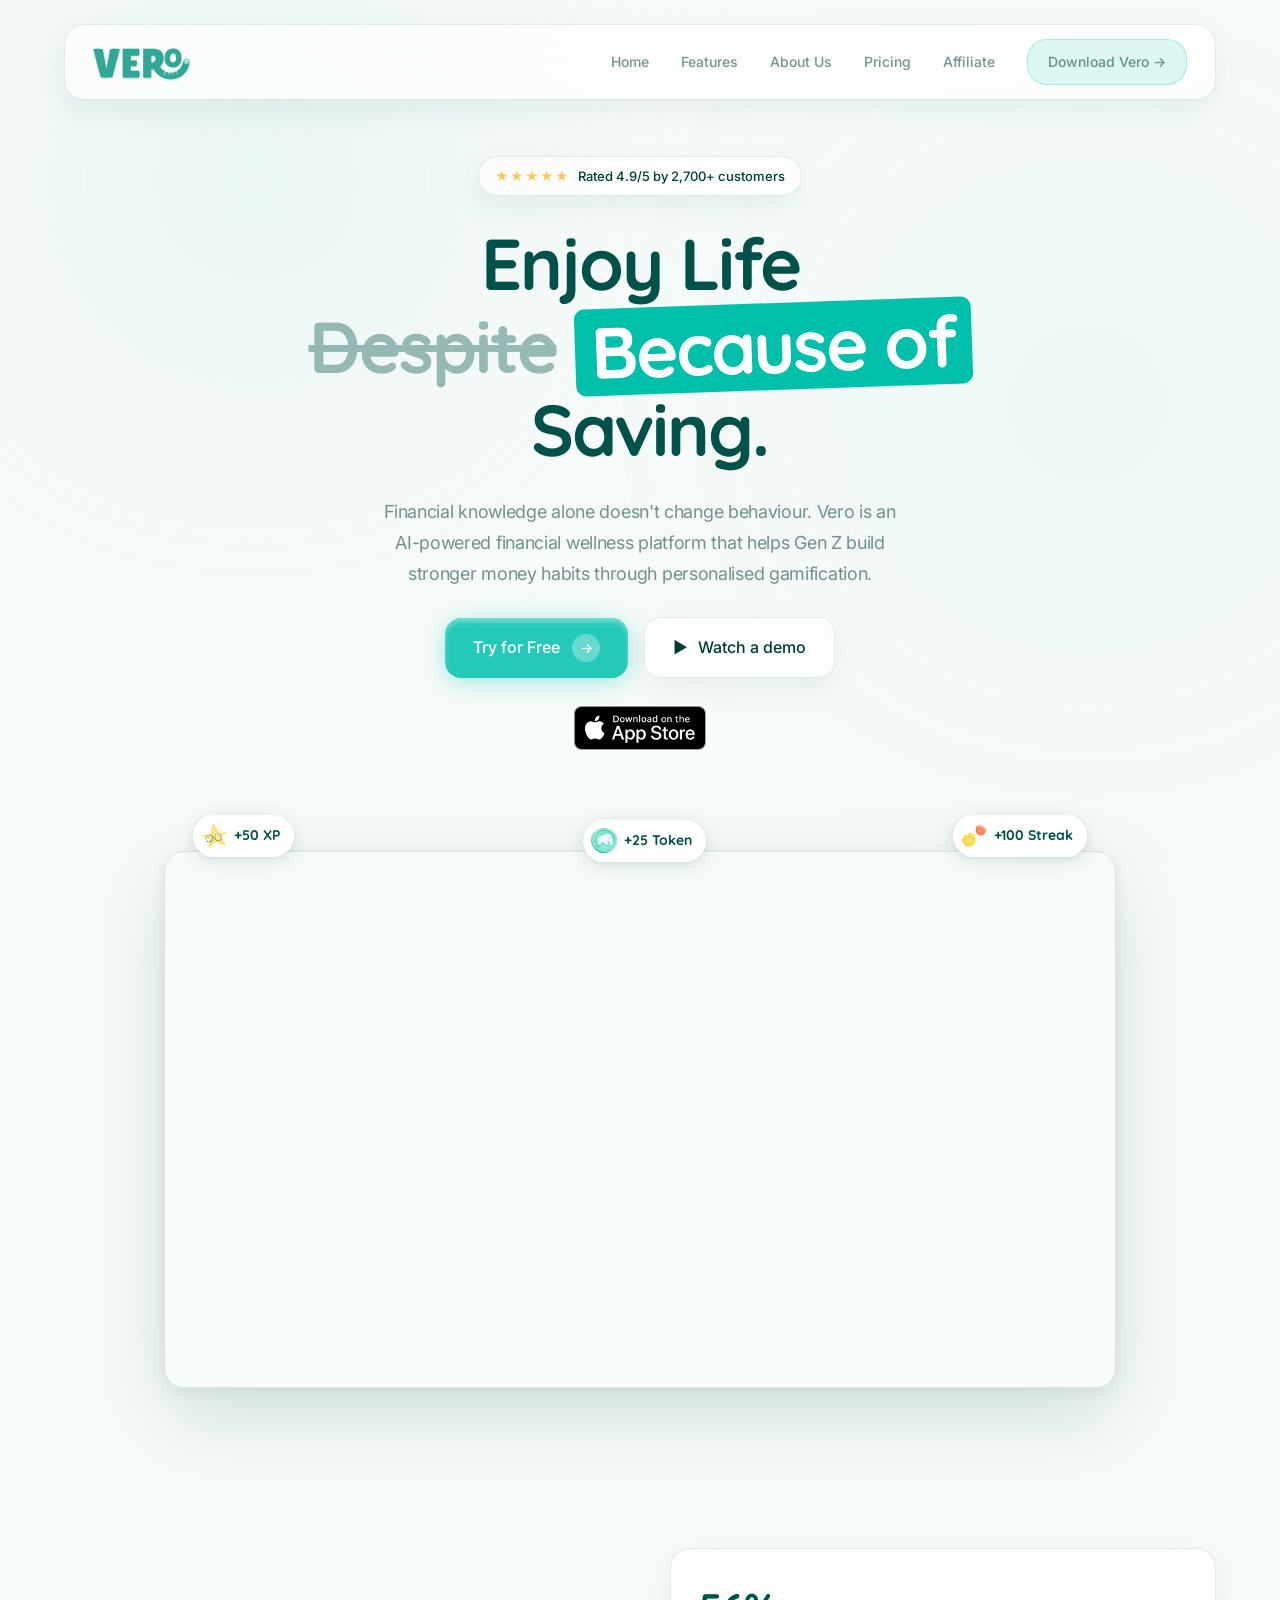
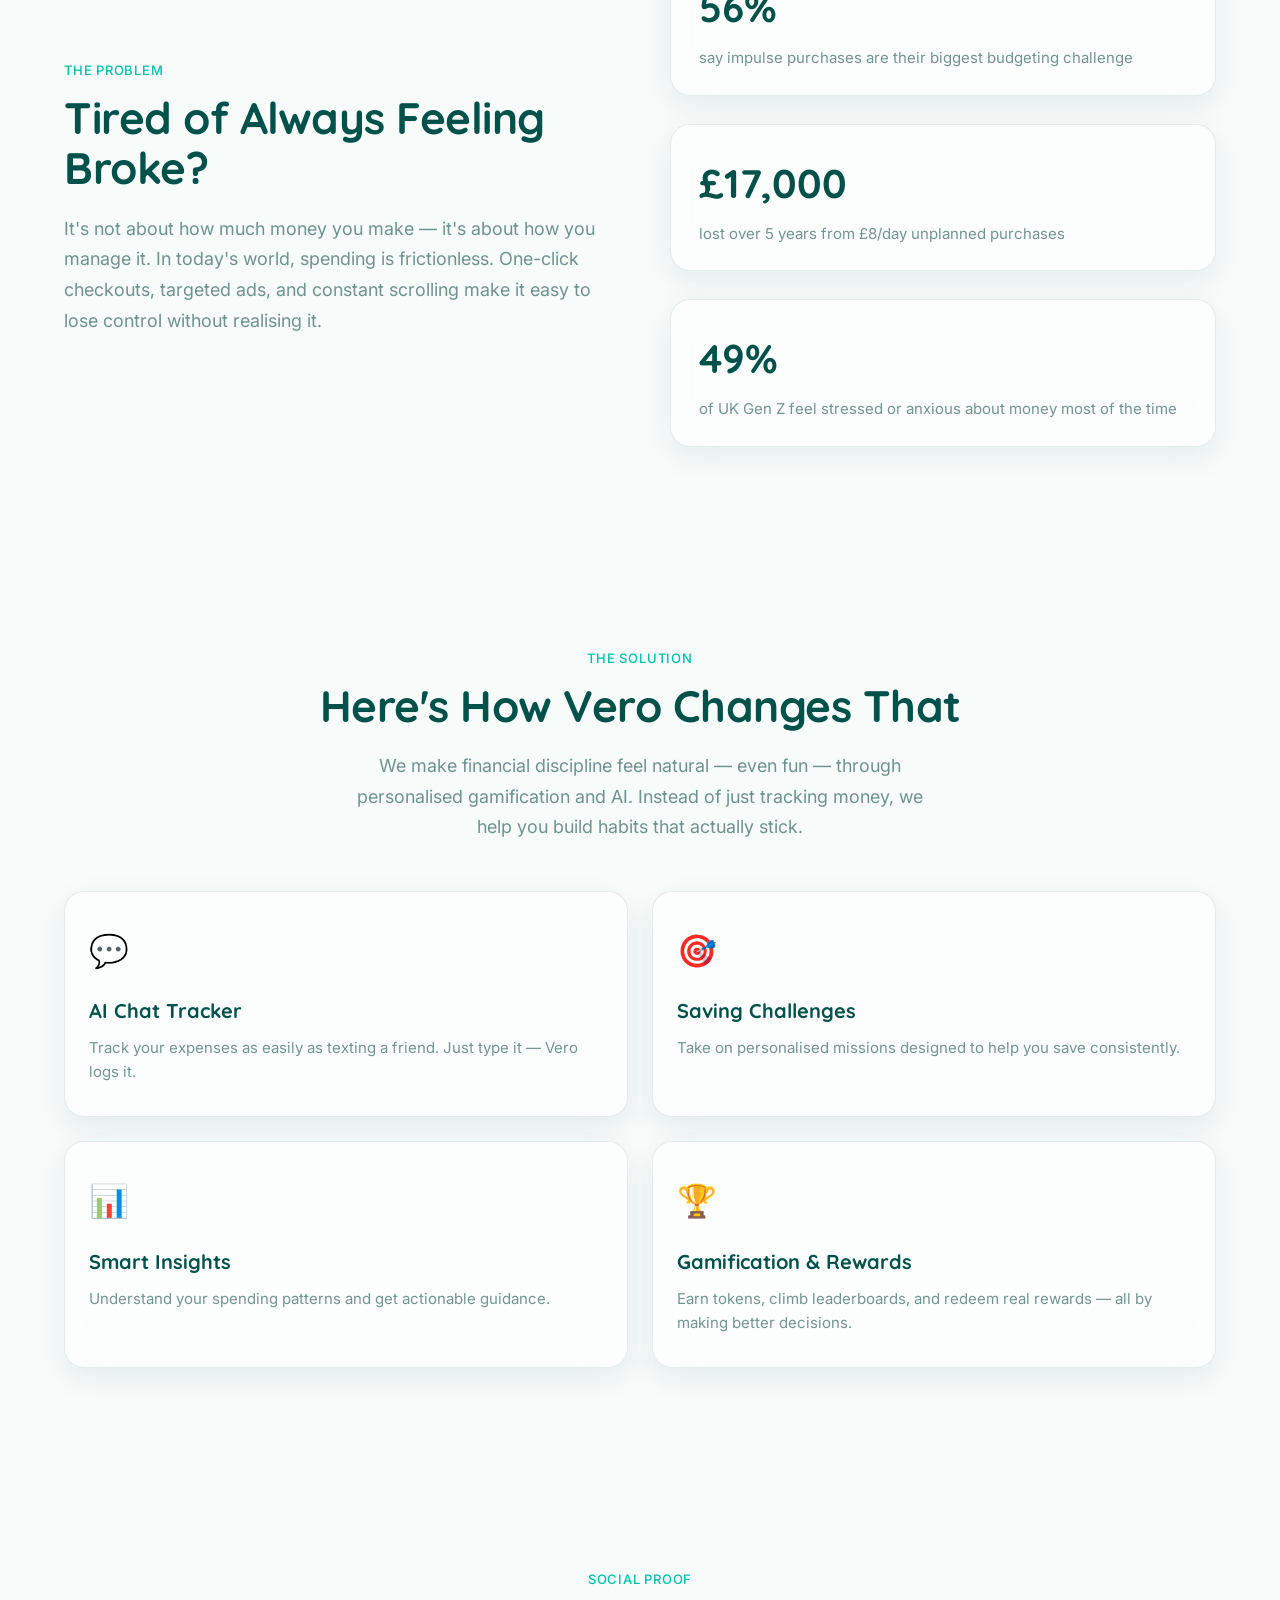
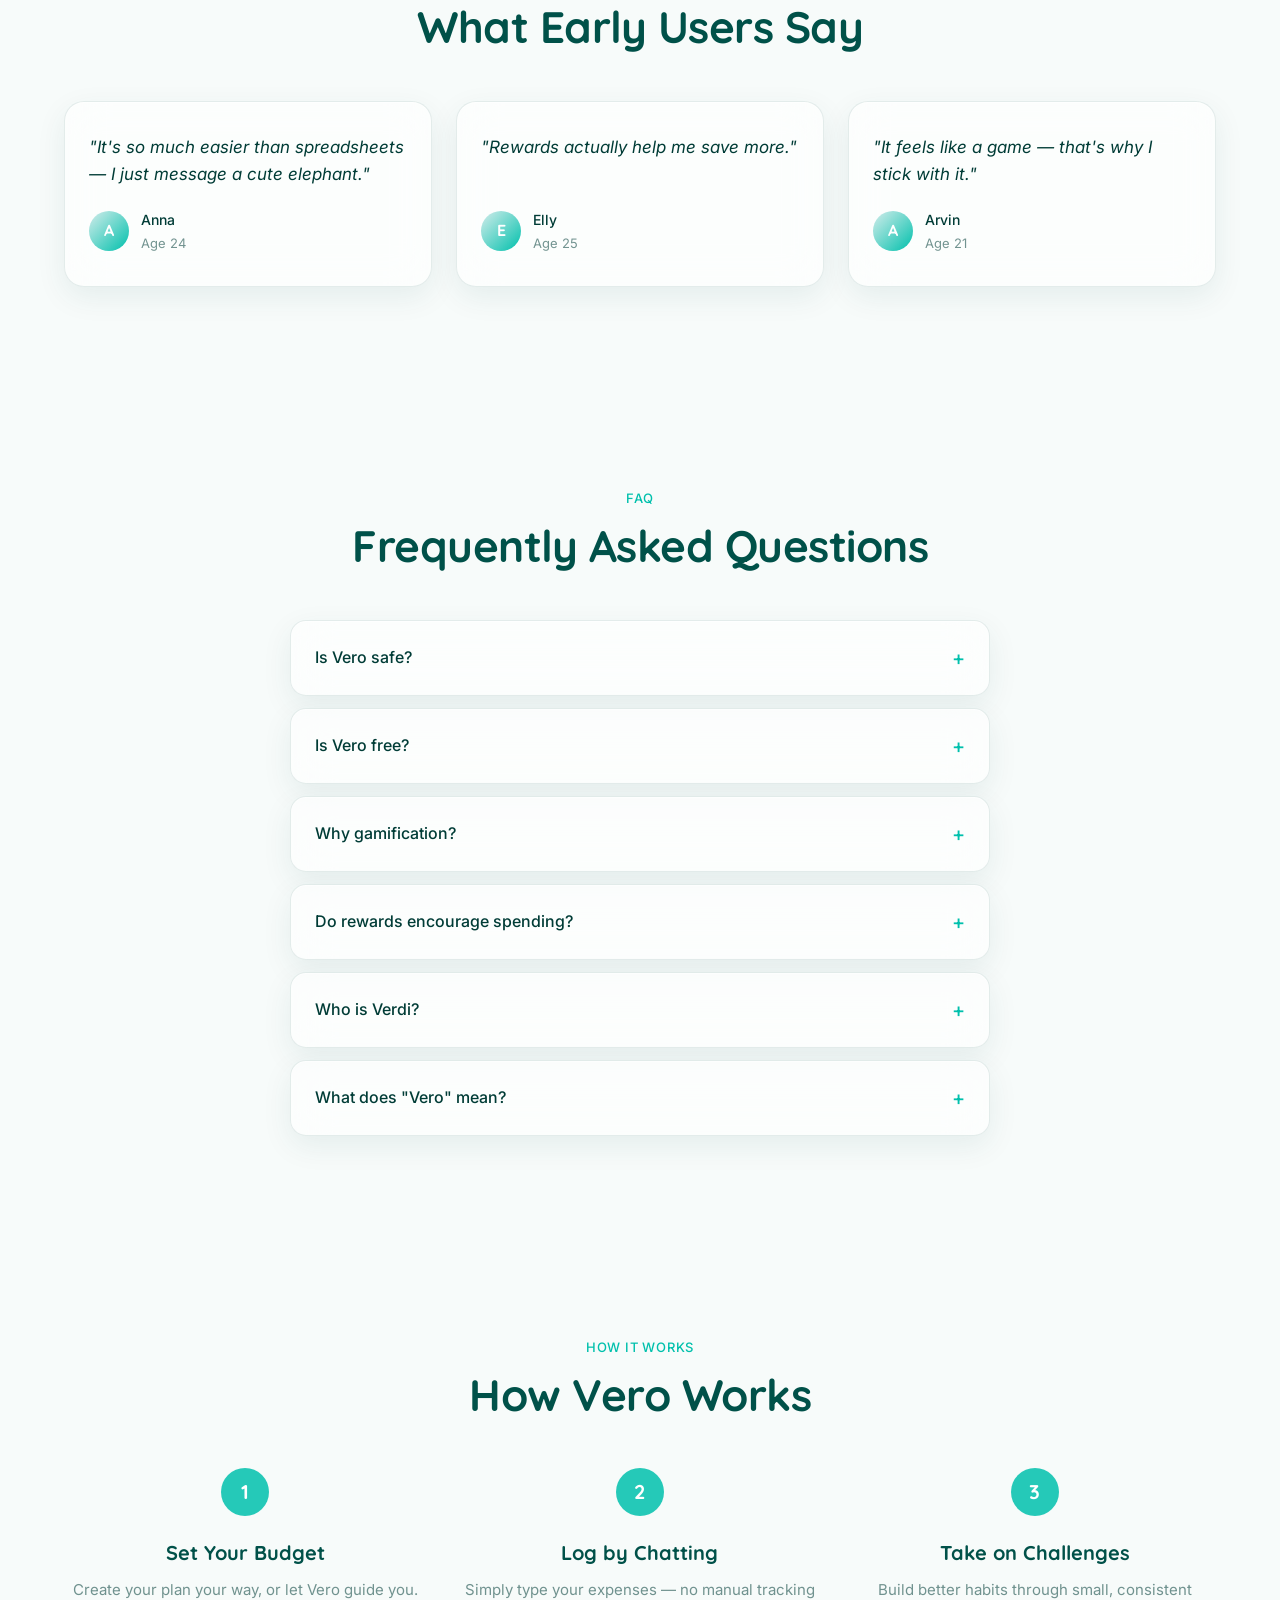
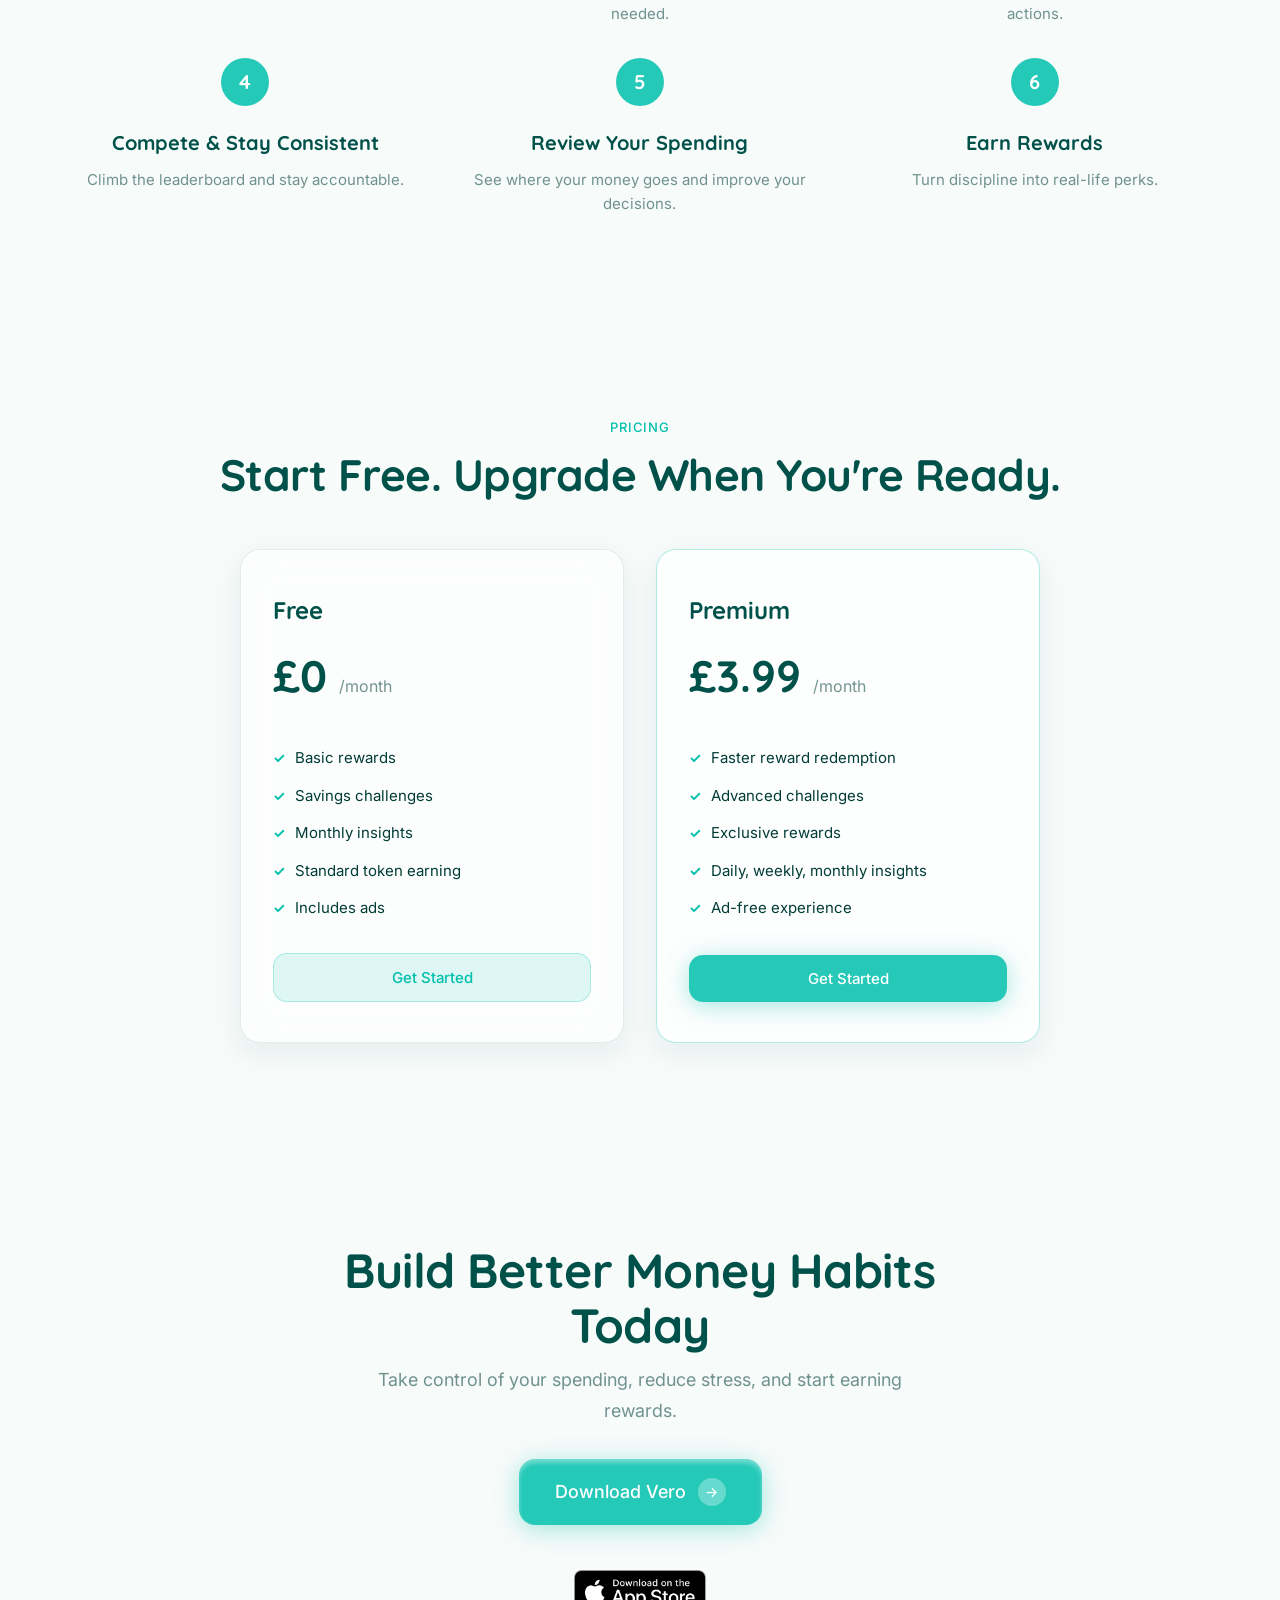
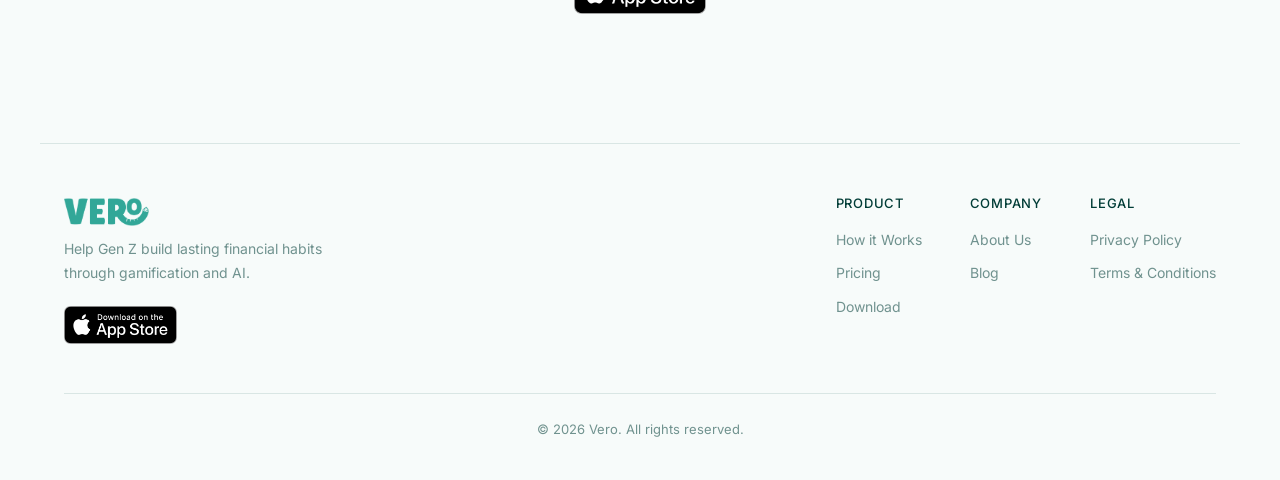
<file: index.html>
<!DOCTYPE html>
<html lang="en">

<head>
  <meta charset="UTF-8" />
  <meta name="viewport" content="width=device-width, initial-scale=1.0" />
  <meta name="google-site-verification" content="IzM_pd-8DogDYjW1q84qBj0t5TUV9Gc7Offsqe7nSxQ" />
  <title>Vero - Build Better Money Habits</title>
  <link rel="icon" href="assets/favicon.ico" type="image/png" />
  <link rel="preconnect" href="https://fonts.googleapis.com" />
  <link rel="preconnect" href="https://fonts.gstatic.com" crossorigin />
  <link href="https://fonts.googleapis.com/css2?family=Quicksand:wght@700&family=Inter:wght@400;500&display=swap"
    rel="stylesheet" />
  <link rel="stylesheet" href="style.css" />
</head>

<body>
  <!-- Background Glow Layers -->
  <div class="bg-glow" aria-hidden="true"></div>

  <!-- Content Layer -->
  <div class="content-layer">

    <!-- ── Navbar ── -->
    <nav class="navbar">
      <div class="navbar-inner">
        <a href="#" class="navbar-logo"><img src="assets/logo-primary.png" alt="Vero logo"
            style="height:32px;width:auto;vertical-align:middle;" /></a>
        <ul class="navbar-links">
          <li><a href="#">Home</a></li>
          <li><a href="#features">Features</a></li>
          <li><a href="about-us.html">About Us</a></li>
          <li><a href="#pricing">Pricing</a></li>
          <li><a href="affiliate.html">Affiliate</a></li>
          <li class="nav-cta-li"><a href="https://apps.apple.com/th/app/vero/id6759962937" class="nav-cta"
              target="_blank" rel="noopener noreferrer">Download Vero →</a></li>
        </ul>
        <!-- Mobile Download Button (replaces hamburger menu) -->
        <a href="https://apps.apple.com/th/app/vero/id6759962937" class="nav-cta mobile-download-btn" target="_blank"
          rel="noopener noreferrer" style="display:none;">
          Download Vero →
        </a>
      </div>
    </nav>

    <!-- ── Hero Section ── -->
    <section id="hero" class="hero">

      <!-- Content -->
      <div class="hero-content">

        <!-- Social Proof Badge -->
        <div class="social-proof-badge">
          <span class="stars">★★★★★</span>
          <span>Rated 4.9/5 by 2,700+ customers</span>
        </div>

        <!-- Hero Headline -->
        <h1 class="hero-headline">
          Enjoy Life<br>
          <span class="headline-strikethrough">Despite</span>&nbsp;<span
            class="headline-highlight">Because of</span>&nbsp;Saving.
        </h1>

        <!-- Subheadline -->
        <p class="hero-subheadline">
          Financial knowledge alone doesn't change behaviour. Vero is an AI-powered financial wellness
          platform that helps Gen Z build stronger money habits through personalised gamification.
        </p>

        <!-- CTA Buttons -->
        <div class="hero-cta-row">
          <a class="hero-cta" href="https://apps.apple.com/th/app/vero/id6759962937" target="_blank" rel="noopener">
            Try for Free
            <span class="cta-arrow">→</span>
          </a>
          <a class="hero-cta-secondary" href="#video">
            <span>▶</span> Watch a demo
          </a>
        </div>

        <!-- App Store Badge -->
        <a href="https://apps.apple.com/th/app/vero/id6759962937" target="_blank" rel="noopener">
          <img src="assets/appstore-download.png" alt="Download on the App Store" style="height:44px;width:auto;" />
        </a>

      </div>

      <!-- Video with Floating Badges -->
      <div class="hero-video-wrapper" id="video">

        <!-- Floating Badges -->
        <div class="hero-badge badge-1">
          <img src="assets/vero-xp.png" alt="XP" class="badge-icon" />
          <span>+50 XP</span>
        </div>
        <div class="hero-badge badge-3">
          <img src="assets/vero-token.png" alt="Token" class="badge-icon" />
          <span>+25 Token</span>
        </div>
        <div class="hero-badge badge-5">
          <img src="assets/vero-streak.png" alt="Streak" class="badge-icon" />
          <span>+100 Streak</span>
        </div>

        <!-- YouTube Embed -->
        <div class="hero-video-embed">
          <iframe width="560" height="315" src="https://www.youtube.com/embed/zx2D9ix3hsc?si=AiM36aZeMBdFAvkv"
            title="Vero Product Video" frameborder="0"
            allow="accelerometer; autoplay; clipboard-write; encrypted-media; gyroscope; picture-in-picture; web-share"
            referrerpolicy="strict-origin-when-cross-origin" allowfullscreen></iframe>
        </div>

      </div>
    </section>

    <!-- ── Problem Section ── -->
    <section id="problem" class="section">
      <div class="problem">
        <div class="problem-copy">
          <p class="section-label">The Problem</p>
          <h2 class="section-headline">Tired of Always Feeling Broke?</h2>
          <p class="section-body">
            It's not about how much money you make — it's about how you manage it.
            In today's world, spending is frictionless. One-click checkouts, targeted ads, and constant scrolling make
            it easy to lose control without realising it.
          </p>
        </div>
        <div class="problem-stats">
          <div class="stat-card">
            <div class="stat-number">56%</div>
            <div class="stat-label">say impulse purchases are their biggest budgeting challenge</div>
          </div>
          <div class="stat-card">
            <div class="stat-number">£17,000</div>
            <div class="stat-label">lost over 5 years from £8/day unplanned purchases</div>
          </div>
          <div class="stat-card">
            <div class="stat-number">49%</div>
            <div class="stat-label">of UK Gen Z feel stressed or anxious about money most of the time</div>
          </div>
        </div>
      </div>
    </section>

    <!-- ── Solution / Value Prop Section ── -->
    <section id="features" class="section">
      <div class="solution-content">
        <p class="section-label">The Solution</p>
        <h2 class="section-headline">Here's How Vero Changes That</h2>
        <p class="section-body">
          We make financial discipline feel natural — even fun — through personalised gamification and AI.
          Instead of just tracking money, we help you build habits that actually stick.
        </p>
      </div>
      <div class="solution-cards">
        <div class="solution-card">
          <span class="solution-card-icon">💬</span>
          <h3 class="solution-card-title">AI Chat Tracker</h3>
          <p class="solution-card-text">Track your expenses as easily as texting a friend. Just type it — Vero logs it.
          </p>
        </div>
        <div class="solution-card">
          <span class="solution-card-icon">🎯</span>
          <h3 class="solution-card-title">Saving Challenges</h3>
          <p class="solution-card-text">Take on personalised missions designed to help you save consistently.</p>
        </div>
        <div class="solution-card">
          <span class="solution-card-icon">📊</span>
          <h3 class="solution-card-title">Smart Insights</h3>
          <p class="solution-card-text">Understand your spending patterns and get actionable guidance.</p>
        </div>
        <div class="solution-card">
          <span class="solution-card-icon">🏆</span>
          <h3 class="solution-card-title">Gamification &amp; Rewards</h3>
          <p class="solution-card-text">Earn tokens, climb leaderboards, and redeem real rewards — all by making better
            decisions.</p>
        </div>
      </div>
    </section>

    <!-- ── Social Proof / Testimonials ── -->
    <section id="testimonials" class="section">
      <div class="testimonials-header">
        <p class="section-label">Social Proof</p>
        <h2 class="section-headline">What Early Users Say</h2>
      </div>
      <div class="testimonial-grid">
        <div class="testimonial-card">
          <p class="testimonial-quote">"It's so much easier than spreadsheets — I just message a cute elephant."</p>
          <div class="testimonial-author">
            <div class="testimonial-avatar">A</div>
            <div>
              <div class="testimonial-name">Anna</div>
              <div class="testimonial-role">Age 24</div>
            </div>
          </div>
        </div>
        <div class="testimonial-card">
          <p class="testimonial-quote">"Rewards actually help me save more."</p>
          <div class="testimonial-author">
            <div class="testimonial-avatar">E</div>
            <div>
              <div class="testimonial-name">Elly</div>
              <div class="testimonial-role">Age 25</div>
            </div>
          </div>
        </div>
        <div class="testimonial-card">
          <p class="testimonial-quote">"It feels like a game — that's why I stick with it."</p>
          <div class="testimonial-author">
            <div class="testimonial-avatar">A</div>
            <div>
              <div class="testimonial-name">Arvin</div>
              <div class="testimonial-role">Age 21</div>
            </div>
          </div>
        </div>
      </div>
    </section>

    <!-- ── FAQ Section ── -->
    <section id="faq" class="section">
      <div class="faq-header">
        <p class="section-label">FAQ</p>
        <h2 class="section-headline">Frequently Asked Questions</h2>
      </div>
      <div class="faq-list">
        <details class="faq-item">
          <summary>Is Vero safe?</summary>
          <p>Your data is private. We don't access your bank account.</p>
        </details>
        <details class="faq-item">
          <summary>Is Vero free?</summary>
          <p>Yes — with optional premium features for £3.99/month.</p>
        </details>
        <details class="faq-item">
          <summary>Why gamification?</summary>
          <p>Because behaviour change requires engagement, not just awareness.</p>
        </details>
        <details class="faq-item">
          <summary>Do rewards encourage spending?</summary>
          <p>No — they reward control, not consumption.</p>
        </details>
        <details class="faq-item">
          <summary>Who is Verdi?</summary>
          <p>Your in-app companion — designed to guide and motivate you.</p>
        </details>
        <details class="faq-item">
          <summary>What does "Vero" mean?</summary>
          <p>"True" — representing honest, sustainable financial habits.</p>
        </details>
      </div>
    </section>

    <!-- ── How It Works Section ── -->
    <section id="how-it-works" class="section">
      <div class="how-it-works-header">
        <p class="section-label">How It Works</p>
        <h2 class="section-headline">How Vero Works</h2>
      </div>
      <div class="steps">
        <div class="step">
          <div class="step-number">1</div>
          <h3 class="step-title">Set Your Budget</h3>
          <p class="step-text">Create your plan your way, or let Vero guide you.</p>
        </div>
        <div class="step">
          <div class="step-number">2</div>
          <h3 class="step-title">Log by Chatting</h3>
          <p class="step-text">Simply type your expenses — no manual tracking needed.</p>
        </div>
        <div class="step">
          <div class="step-number">3</div>
          <h3 class="step-title">Take on Challenges</h3>
          <p class="step-text">Build better habits through small, consistent actions.</p>
        </div>
        <div class="step">
          <div class="step-number">4</div>
          <h3 class="step-title">Compete &amp; Stay Consistent</h3>
          <p class="step-text">Climb the leaderboard and stay accountable.</p>
        </div>
        <div class="step">
          <div class="step-number">5</div>
          <h3 class="step-title">Review Your Spending</h3>
          <p class="step-text">See where your money goes and improve your decisions.</p>
        </div>
        <div class="step">
          <div class="step-number">6</div>
          <h3 class="step-title">Earn Rewards</h3>
          <p class="step-text">Turn discipline into real-life perks.</p>
        </div>
      </div>
    </section>

    <!-- ── Pricing Section ── -->
    <section id="pricing" class="section">
      <div class="pricing-header">
        <p class="section-label">Pricing</p>
        <h2 class="section-headline">Start Free. Upgrade When You're Ready.</h2>
      </div>
      <div class="pricing-grid">
        <div class="pricing-card">
          <h3 class="pricing-card-name">Free</h3>
          <div class="pricing-price">£0 <span>/month</span></div>
          <ul class="pricing-features">
            <li>Basic rewards</li>
            <li>Savings challenges</li>
            <li>Monthly insights</li>
            <li>Standard token earning</li>
            <li>Includes ads</li>
          </ul>
          <button class="pricing-cta" type="button">Get Started</button>
        </div>
        <div class="pricing-card featured">
          <h3 class="pricing-card-name">Premium</h3>
          <div class="pricing-price">£3.99 <span>/month</span></div>
          <ul class="pricing-features">
            <li>Faster reward redemption</li>
            <li>Advanced challenges</li>
            <li>Exclusive rewards</li>
            <li>Daily, weekly, monthly insights</li>
            <li>Ad-free experience</li>
          </ul>
          <button class="pricing-cta" type="button">Get Started</button>
        </div>
      </div>
    </section>

    <!-- ── Final CTA Section ── -->
    <section id="final-cta" class="section final-cta">
      <h2 class="section-headline">Build Better Money Habits Today</h2>
      <p class="section-body">
        Take control of your spending, reduce stress, and start earning rewards.
      </p>
      <a class="final-cta-btn" href="https://apps.apple.com/th/app/vero/id6759962937" target="_blank"
        rel="noopener noreferrer">
        Download Vero
        <span class="cta-arrow">→</span>
      </a>
      <br />
      <a href="https://apps.apple.com/th/app/vero/id6759962937" target="_blank" rel="noopener">
        <img src="assets/appstore-download.png" alt="Download on the App Store"
          style="height:44px;width:auto;margin-top:18px;" />
      </a>
    </section>

    <!-- ── Footer ── -->
    <footer class="site-footer">
      <div class="footer-inner">
        <div class="footer-brand">
          <a href="#" class="footer-logo"><img src="/assets/logo-primary.png" alt="Vero logo"
              style="height:28px;width:auto;vertical-align:middle;" /></a>
          <p class="footer-tagline">Help Gen Z build lasting financial habits through gamification and AI.</p>
          <a href="https://apps.apple.com/th/app/vero/id6759962937" target="_blank" rel="noopener">
            <img src="assets/appstore-download.png" alt="Download on the App Store"
              style="height:38px;width:auto;margin-top:14px;" />
          </a>
        </div>
        <div class="footer-links">
          <div class="footer-column">
            <span class="footer-column-title">Product</span>
            <a href="#how-it-works">How it Works</a>
            <a href="#pricing">Pricing</a>
            <a href="https://apps.apple.com/th/app/vero/id6759962937" target="_blank"
              rel="noopener noreferrer">Download</a>
          </div>
          <div class="footer-column">
            <span class="footer-column-title">Company</span>
            <a href="about-us.html">About Us</a>
            <a href="https://www.linkedin.com/company/vero-financial/about/" target="_blank"
              rel="noopener noreferrer">Blog</a>
          </div>
          <div class="footer-column">
            <span class="footer-column-title">Legal</span>
            <a href="privacy-policy.html">Privacy Policy</a>
            <a href="terms.html">Terms &amp; Conditions</a>
          </div>
        </div>
      </div>
      <div class="footer-bottom">
        © 2026 Vero. All rights reserved.
      </div>
    </footer>

  </div>
</body>

</html>
</file>
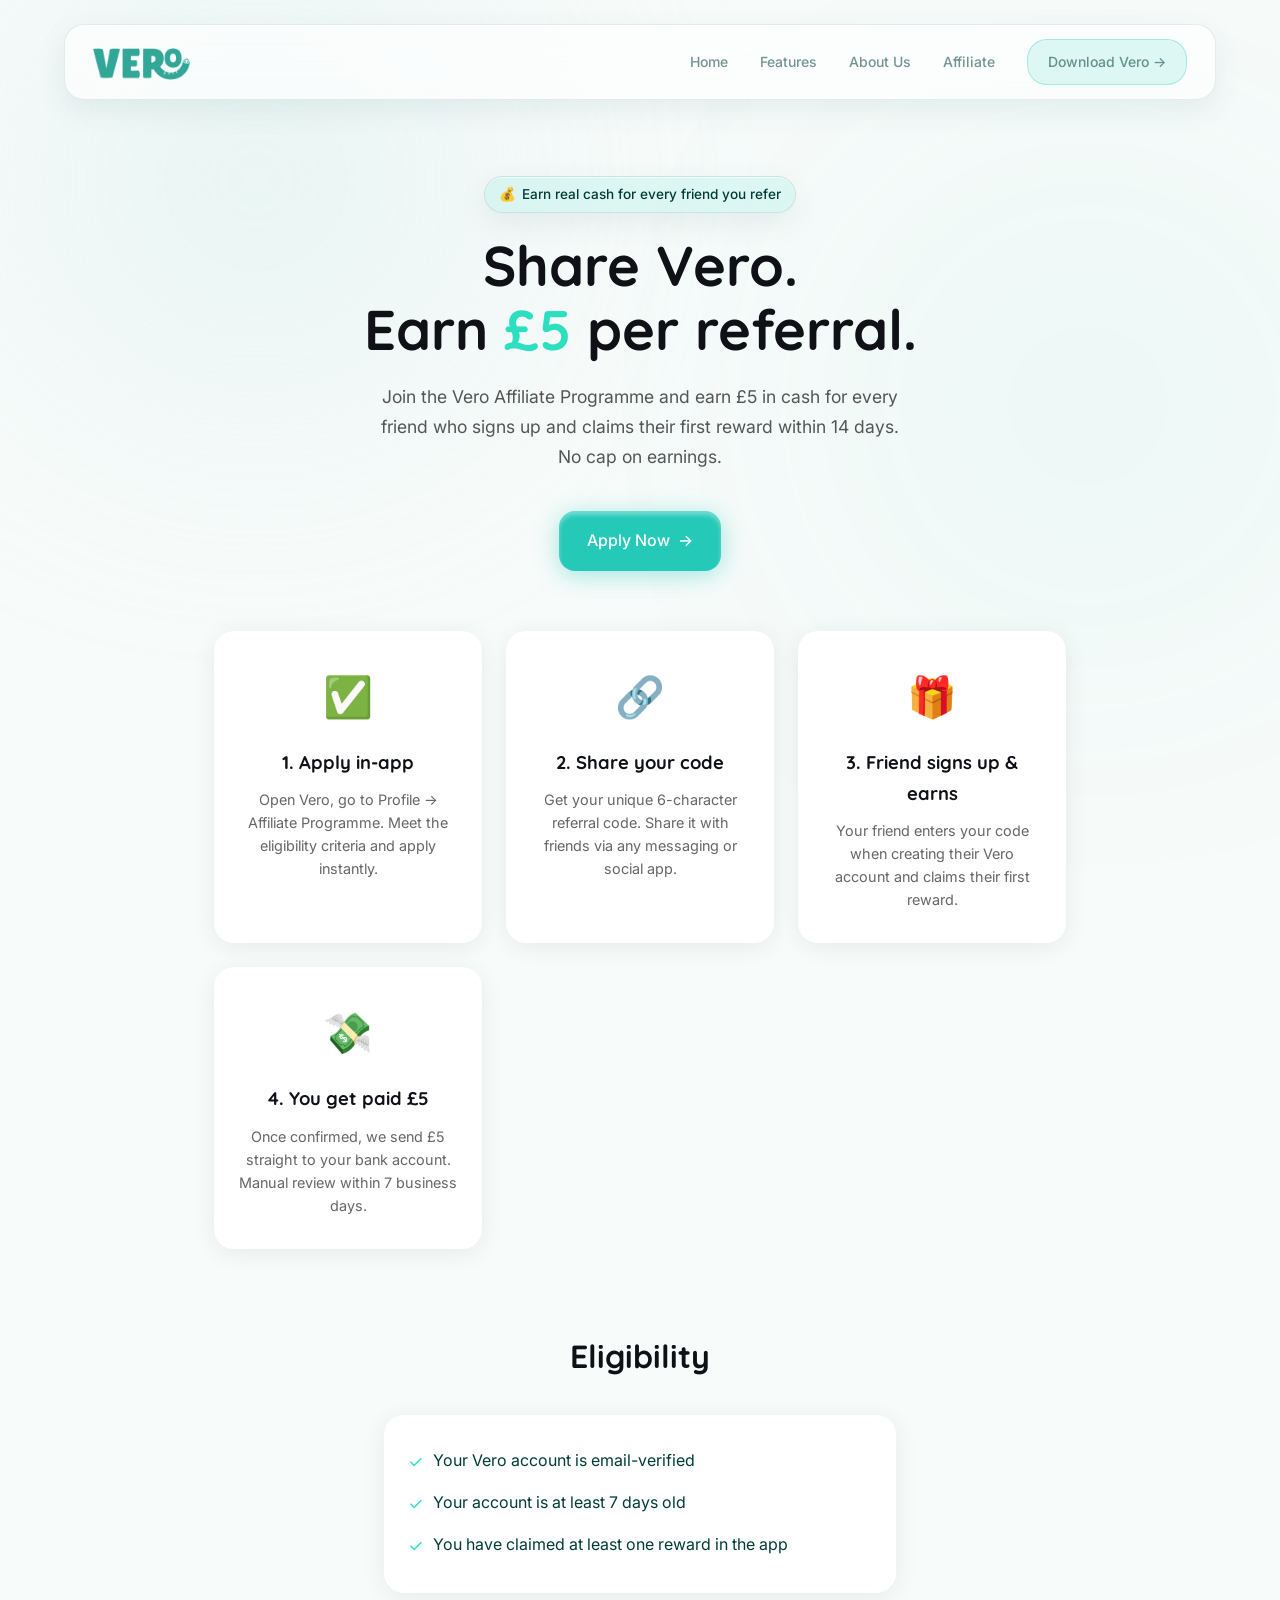
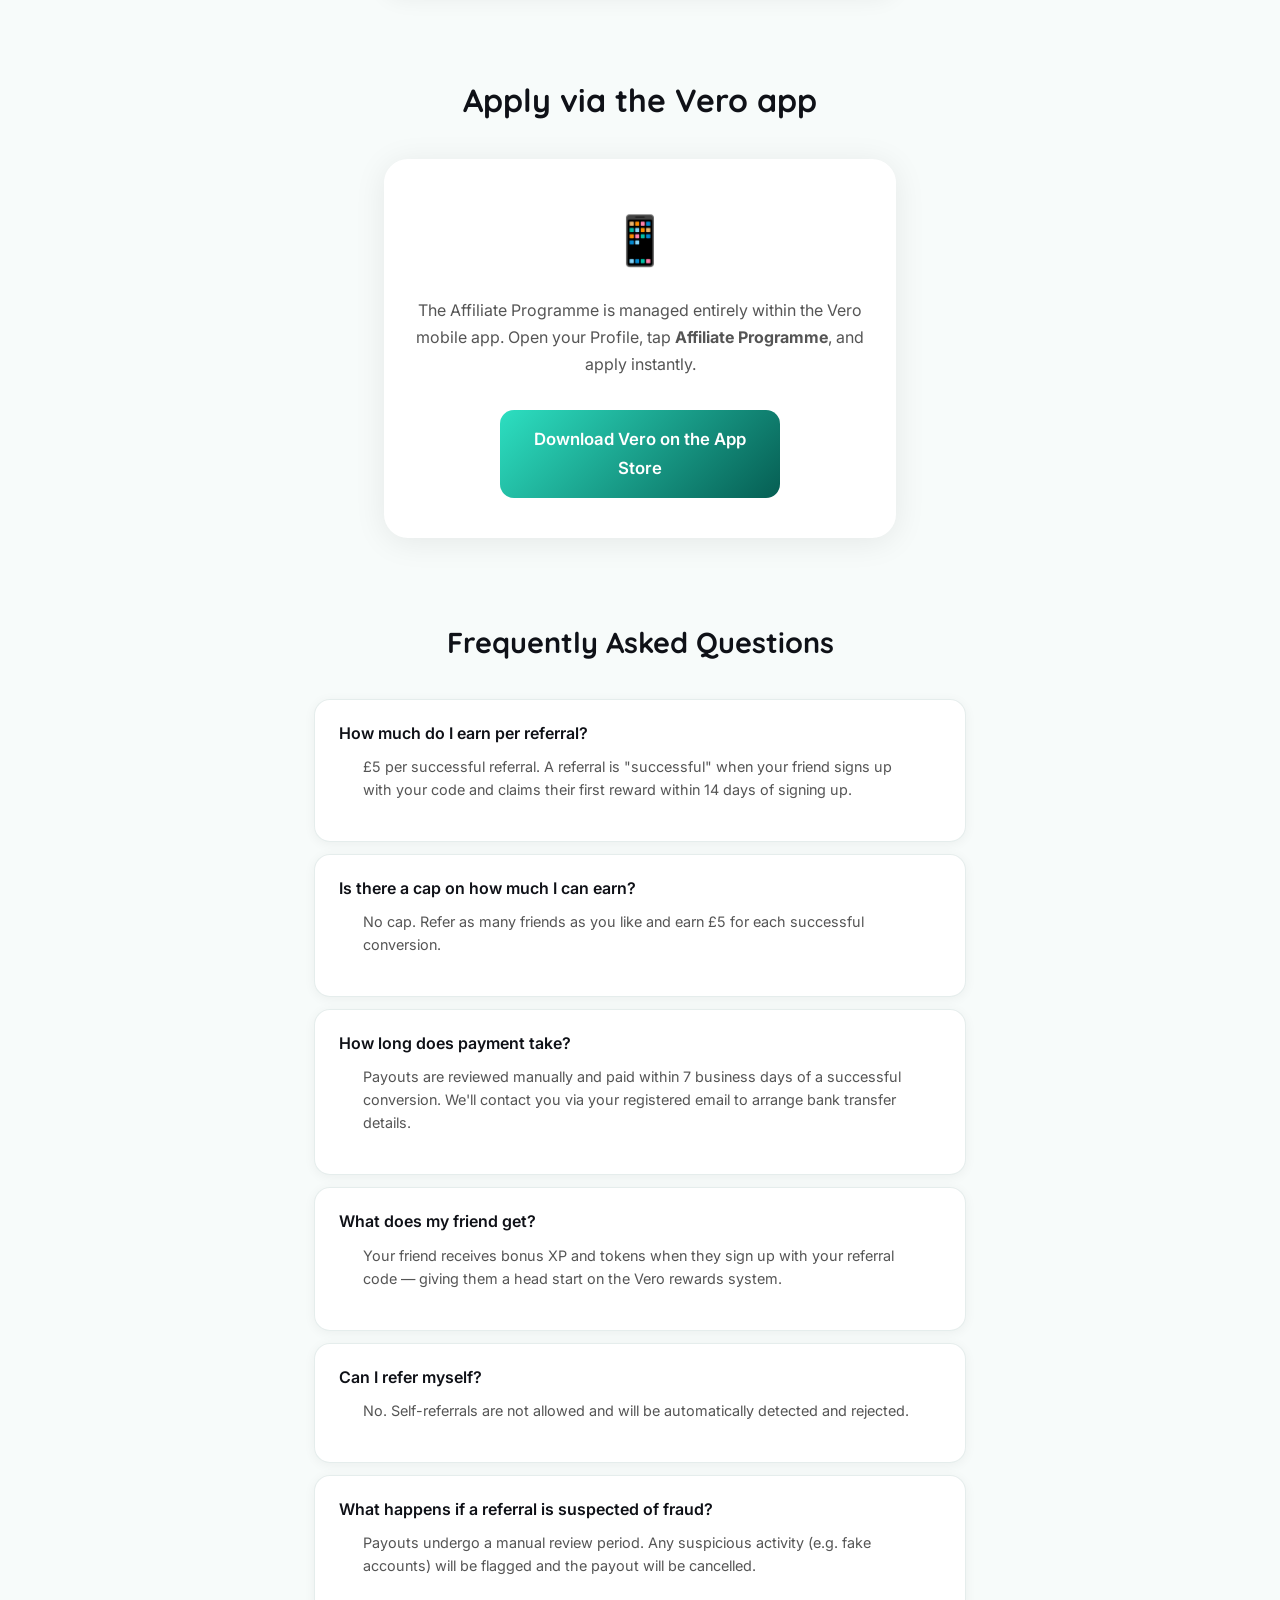
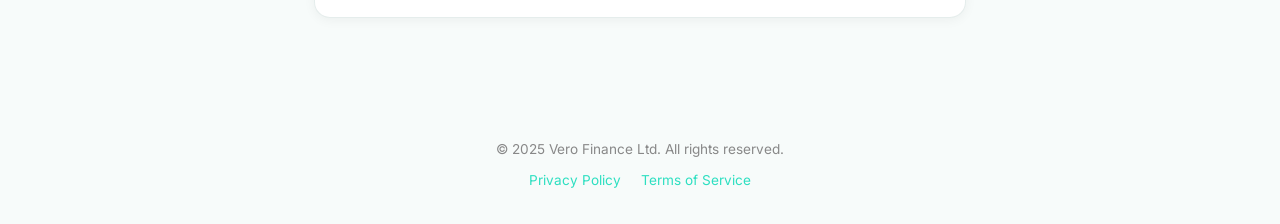
<file: affiliate.html>
<!DOCTYPE html>
<html lang="en">

<head>
  <meta charset="UTF-8" />
  <meta name="viewport" content="width=device-width, initial-scale=1.0" />
  <title>Vero Affiliate Programme - Earn £5 Per Referral</title>
  <link rel="icon" href="assets/favicon.ico" type="image/png" />
  <link rel="preconnect" href="https://fonts.googleapis.com" />
  <link rel="preconnect" href="https://fonts.gstatic.com" crossorigin />
  <link href="https://fonts.googleapis.com/css2?family=Quicksand:wght@700&family=Inter:wght@400;500&display=swap"
    rel="stylesheet" />
  <link rel="stylesheet" href="style.css" />
  <style>
    .affiliate-hero {
      padding: 100px 24px 60px;
      text-align: center;
      max-width: 720px;
      margin: 0 auto;
    }
    .affiliate-hero h1 {
      font-family: 'Quicksand', sans-serif;
      font-size: clamp(2rem, 5vw, 3.5rem);
      line-height: 1.15;
      margin-bottom: 20px;
      color: var(--text-primary, #0f1117);
    }
    .affiliate-hero p {
      font-size: 1.1rem;
      color: var(--text-secondary, #555);
      max-width: 540px;
      margin: 0 auto 40px;
      line-height: 1.7;
    }
    .highlight-teal { color: #2DDFC1; }
    .steps-grid {
      display: grid;
      grid-template-columns: repeat(auto-fit, minmax(220px, 1fr));
      gap: 24px;
      max-width: 900px;
      margin: 0 auto 80px;
      padding: 0 24px;
    }
    .step-card {
      background: #fff;
      border-radius: 20px;
      padding: 32px 24px;
      box-shadow: 0 4px 24px rgba(0,0,0,0.07);
      text-align: center;
    }
    .step-icon {
      font-size: 2.5rem;
      margin-bottom: 16px;
    }
    .step-card h3 {
      font-family: 'Quicksand', sans-serif;
      font-size: 1.15rem;
      margin-bottom: 10px;
      color: #0f1117;
    }
    .step-card p {
      font-size: 0.9rem;
      color: #666;
      line-height: 1.6;
    }
    .apply-section {
      max-width: 560px;
      margin: 0 auto 80px;
      padding: 0 24px;
    }
    .apply-section h2 {
      font-family: 'Quicksand', sans-serif;
      font-size: 2rem;
      text-align: center;
      margin-bottom: 32px;
      color: #0f1117;
    }
    .apply-form {
      background: #fff;
      border-radius: 24px;
      padding: 40px 32px;
      box-shadow: 0 4px 32px rgba(0,0,0,0.08);
    }
    .form-group { margin-bottom: 20px; }
    .form-group label {
      display: block;
      font-size: 0.9rem;
      font-weight: 500;
      color: #333;
      margin-bottom: 8px;
    }
    .form-group input {
      width: 100%;
      padding: 13px 16px;
      border: 1.5px solid #e5e7eb;
      border-radius: 12px;
      font-size: 1rem;
      font-family: 'Inter', sans-serif;
      outline: none;
      transition: border-color 0.2s;
      box-sizing: border-box;
    }
    .form-group input:focus { border-color: #2DDFC1; }
    .apply-btn {
      width: 100%;
      padding: 15px;
      background: linear-gradient(135deg, #2DDFC1, #065E53);
      color: #fff;
      border: none;
      border-radius: 14px;
      font-size: 1.05rem;
      font-weight: 600;
      font-family: 'Inter', sans-serif;
      cursor: pointer;
      margin-top: 8px;
      transition: opacity 0.2s;
    }
    .apply-btn:hover { opacity: 0.9; }
    .apply-btn:disabled { opacity: 0.6; cursor: not-allowed; }
    .form-message {
      margin-top: 16px;
      text-align: center;
      font-size: 0.95rem;
      border-radius: 10px;
      padding: 12px 16px;
      display: none;
    }
    .form-message.success {
      display: block;
      background: #ecfdf5;
      color: #065f46;
      border: 1px solid #a7f3d0;
    }
    .form-message.error {
      display: block;
      background: #fef2f2;
      color: #991b1b;
      border: 1px solid #fecaca;
    }
    .code-display {
      font-size: 2rem;
      font-family: 'Quicksand', sans-serif;
      font-weight: 700;
      letter-spacing: 0.15em;
      color: #2DDFC1;
    }
    .faq-section {
      max-width: 700px;
      margin: 0 auto 80px;
      padding: 0 24px;
    }
    .faq-section h2 {
      font-family: 'Quicksand', sans-serif;
      font-size: 1.8rem;
      text-align: center;
      margin-bottom: 32px;
      color: #0f1117;
    }
    .faq-item {
      background: #fff;
      border-radius: 16px;
      padding: 20px 24px;
      margin-bottom: 12px;
      box-shadow: 0 2px 12px rgba(0,0,0,0.05);
    }
    .faq-item h4 {
      font-size: 1rem;
      font-weight: 600;
      color: #0f1117;
      margin-bottom: 8px;
    }
    .faq-item p {
      font-size: 0.9rem;
      color: #555;
      line-height: 1.6;
      margin: 0;
    }
  </style>
</head>

<body>
  <div class="bg-glow" aria-hidden="true"></div>

  <div class="content-layer">
    <!-- Navbar -->
    <nav class="navbar">
      <div class="navbar-inner">
        <a href="index.html" class="navbar-logo">
          <img src="assets/logo-primary.png" alt="Vero logo" style="height:32px;width:auto;vertical-align:middle;" />
        </a>
        <ul class="navbar-links">
          <li><a href="index.html">Home</a></li>
          <li><a href="index.html#features">Features</a></li>
          <li><a href="about-us.html">About Us</a></li>
          <li><a href="affiliate.html" class="active">Affiliate</a></li>
          <li class="nav-cta-li">
            <a href="https://apps.apple.com/th/app/vero/id6759962937" class="nav-cta" target="_blank" rel="noopener noreferrer">
              Download Vero →
            </a>
          </li>
        </ul>
        <a href="https://apps.apple.com/th/app/vero/id6759962937" class="nav-cta mobile-download-btn" target="_blank"
          rel="noopener noreferrer" style="display:none;">
          Download Vero →
        </a>
      </div>
    </nav>

    <!-- Hero -->
    <section class="affiliate-hero">
      <div class="social-proof-badge" style="display:inline-flex;gap:6px;align-items:center;background:rgba(45,223,193,0.12);padding:6px 14px;border-radius:999px;font-size:0.85rem;margin-bottom:20px;">
        <span>💰</span>
        <span>Earn real cash for every friend you refer</span>
      </div>
      <h1>Share Vero.<br>Earn <span class="highlight-teal">£5</span> per referral.</h1>
      <p>
        Join the Vero Affiliate Programme and earn £5 in cash for every friend who signs up
        and claims their first reward within 14 days. No cap on earnings.
      </p>
      <a href="#apply" class="hero-cta" style="display:inline-flex;align-items:center;gap:8px;">
        Apply Now <span>→</span>
      </a>
    </section>

    <!-- How it works -->
    <div class="steps-grid">
      <div class="step-card">
        <div class="step-icon">✅</div>
        <h3>1. Apply in-app</h3>
        <p>Open Vero, go to Profile → Affiliate Programme. Meet the eligibility criteria and apply instantly.</p>
      </div>
      <div class="step-card">
        <div class="step-icon">🔗</div>
        <h3>2. Share your code</h3>
        <p>Get your unique 6-character referral code. Share it with friends via any messaging or social app.</p>
      </div>
      <div class="step-card">
        <div class="step-icon">🎁</div>
        <h3>3. Friend signs up & earns</h3>
        <p>Your friend enters your code when creating their Vero account and claims their first reward.</p>
      </div>
      <div class="step-card">
        <div class="step-icon">💸</div>
        <h3>4. You get paid £5</h3>
        <p>Once confirmed, we send £5 straight to your bank account. Manual review within 7 business days.</p>
      </div>
    </div>

    <!-- Eligibility -->
    <section class="apply-section">
      <h2>Eligibility</h2>
      <div class="step-card" style="text-align:left;">
        <ul style="list-style:none;padding:0;margin:0;display:flex;flex-direction:column;gap:12px;">
          <li style="display:flex;align-items:flex-start;gap:10px;">
            <span style="color:#2DDFC1;font-size:1.1rem;">✓</span>
            <span>Your Vero account is email-verified</span>
          </li>
          <li style="display:flex;align-items:flex-start;gap:10px;">
            <span style="color:#2DDFC1;font-size:1.1rem;">✓</span>
            <span>Your account is at least 7 days old</span>
          </li>
          <li style="display:flex;align-items:flex-start;gap:10px;">
            <span style="color:#2DDFC1;font-size:1.1rem;">✓</span>
            <span>You have claimed at least one reward in the app</span>
          </li>
        </ul>
      </div>
    </section>

    <!-- Apply Form (apply via mobile app - this section explains how) -->
    <section id="apply" class="apply-section">
      <h2>Apply via the Vero app</h2>
      <div class="apply-form" style="text-align:center;">
        <div class="step-icon" style="font-size:3rem;">📱</div>
        <p style="color:#555;line-height:1.7;margin-bottom:24px;">
          The Affiliate Programme is managed entirely within the Vero mobile app.
          Open your Profile, tap <strong>Affiliate Programme</strong>, and apply instantly.
        </p>
        <a href="https://apps.apple.com/th/app/vero/id6759962937" target="_blank" rel="noopener" class="apply-btn"
          style="display:inline-block;text-decoration:none;max-width:280px;">
          Download Vero on the App Store
        </a>
      </div>
    </section>

    <!-- FAQ -->
    <section class="faq-section">
      <h2>Frequently Asked Questions</h2>
      <div class="faq-item">
        <h4>How much do I earn per referral?</h4>
        <p>£5 per successful referral. A referral is "successful" when your friend signs up with your code and claims their first reward within 14 days of signing up.</p>
      </div>
      <div class="faq-item">
        <h4>Is there a cap on how much I can earn?</h4>
        <p>No cap. Refer as many friends as you like and earn £5 for each successful conversion.</p>
      </div>
      <div class="faq-item">
        <h4>How long does payment take?</h4>
        <p>Payouts are reviewed manually and paid within 7 business days of a successful conversion. We'll contact you via your registered email to arrange bank transfer details.</p>
      </div>
      <div class="faq-item">
        <h4>What does my friend get?</h4>
        <p>Your friend receives bonus XP and tokens when they sign up with your referral code — giving them a head start on the Vero rewards system.</p>
      </div>
      <div class="faq-item">
        <h4>Can I refer myself?</h4>
        <p>No. Self-referrals are not allowed and will be automatically detected and rejected.</p>
      </div>
      <div class="faq-item">
        <h4>What happens if a referral is suspected of fraud?</h4>
        <p>Payouts undergo a manual review period. Any suspicious activity (e.g. fake accounts) will be flagged and the payout will be cancelled.</p>
      </div>
    </section>

    <!-- Footer (matching index.html pattern) -->
    <footer style="text-align:center;padding:40px 24px 32px;color:#888;font-size:0.85rem;">
      <p>© 2025 Vero Finance Ltd. All rights reserved.</p>
      <p style="margin-top:8px;">
        <a href="privacy-policy.html" style="color:#2DDFC1;text-decoration:none;margin:0 8px;">Privacy Policy</a>
        <a href="terms.html" style="color:#2DDFC1;text-decoration:none;margin:0 8px;">Terms of Service</a>
      </p>
    </footer>
  </div>
</body>
</html>
</file>
<file: style.css>
/* Mobile Download Button (replaces hamburger menu) */
.mobile-download-btn {
  display: none;
}

@media (max-width: 768px) {
  .mobile-download-btn {
    display: inline-flex !important;
    margin-left: auto;
    margin-right: 0;
    padding: 12px 22px;
    font-size: 15px;
    background: var(--color-primary);
    color: #fff;
    border-radius: var(--glass-radius);
    border: none;
    box-shadow: 0 2px 12px rgba(0,192,172,0.10);
    font-weight: 500;
    text-decoration: none;
    align-items: center;
    gap: 10px;
    transition: background 0.2s, transform 0.2s;
  }
  .mobile-download-btn:hover {
    background: var(--color-primary-solid);
    transform: scale(1.03);
  }
  .hamburger {
    display: none !important;
  }
}
:root {
  --color-primary: rgba(0, 192, 172, 0.85);
  --color-primary-solid: #00C0AC;
  --color-secondary: #005149;
  --color-accent: #FFC857;
  --color-bg: #F7FBFA;
  --color-surface: rgba(255, 255, 255, 0.6);
  --color-border: rgba(0, 81, 73, 0.12);
  --color-glow-1: #D4EDEB;
  --color-glow-2: #A8E3DC;
  --color-text: #003C36;
  --color-text-muted: rgba(0, 60, 54, 0.55);
  --color-success: #22C55E;
  --color-warning: #F59E0B;
  --color-error: #EF4444;

  /* Glassmorphism tokens */
  --glass-bg: rgba(255, 255, 255, 0.65);
  --glass-border: 1px solid rgba(0, 81, 73, 0.10);
  --glass-shadow: inset 0px 1px 0px rgba(255, 255, 255, 0.6), 0px 10px 30px rgba(0, 81, 73, 0.08);
  --glass-blur: blur(20px);
  --glass-radius: 20px;
}

*, *::before, *::after {
  box-sizing: border-box;
  margin: 0;
  padding: 0;
}

body {
  font-family: 'Inter', sans-serif;
  background: var(--color-bg);
  color: var(--color-text);
  -webkit-font-smoothing: antialiased;
  -moz-osx-font-smoothing: grayscale;
  overflow-x: hidden;
  line-height: 1.7;
  font-size: 16px;
  position: relative;
  min-height: 100vh;
}

/* ── Background Glow Layers ── */
.bg-glow {
  position: fixed;
  top: 0;
  left: 0;
  width: 100%;
  height: 100%;
  z-index: 0;
  pointer-events: none;
  overflow: hidden;
}

.bg-glow::before {
  content: '';
  position: absolute;
  top: -10%;
  left: -10%;
  width: 60%;
  height: 60%;
  background: radial-gradient(circle, var(--color-glow-1) 0%, transparent 70%);
  opacity: 0.6;
  filter: blur(120px);
}

.bg-glow::after {
  content: '';
  position: absolute;
  top: 20%;
  right: -10%;
  width: 50%;
  height: 50%;
  background: radial-gradient(circle, var(--color-primary-solid) 0%, transparent 70%);
  opacity: 0.15;
  filter: blur(160px);
}

/* ── Content Layer ── */
.content-layer {
  position: relative;
  z-index: 10;
}

/* ── Navbar ── */
.navbar {
  position: sticky;
  top: 24px;
  z-index: 100;
  max-width: 1200px;
  margin: 0 auto;
  padding: 0 24px;
}

.navbar-inner {
  display: flex;
  align-items: center;
  justify-content: space-between;
  padding: 14px 28px;
  backdrop-filter: var(--glass-blur);
  -webkit-backdrop-filter: var(--glass-blur);
  background: var(--glass-bg);
  border: var(--glass-border);
  box-shadow: var(--glass-shadow);
  border-radius: var(--glass-radius);
}

.navbar-logo {
  font-family: 'Quicksand', sans-serif;
  font-weight: 700;
  font-size: 24px;
  color: var(--color-secondary);
  text-decoration: none;
}

.navbar-links {
  display: flex;
  align-items: center;
  gap: 32px;
  list-style: none;
}

.navbar-links a {
  font-family: 'Inter', sans-serif;
  font-weight: 500;
  font-size: 14px;
  color: var(--color-text-muted);
  text-decoration: none;
  transition: color 0.2s ease;
}

.navbar-links a:hover {
  color: var(--color-text);
}

.nav-cta {
  display: inline-flex;
  align-items: center;
  gap: 6px;
  padding: 10px 20px;
  background: rgba(0, 192, 172, 0.12);
  border: 1px solid rgba(0, 192, 172, 0.25);
  color: #00C0AC;
  font-family: 'Inter', sans-serif;
  font-weight: 500;
  font-size: 14px;
  border-radius: var(--glass-radius);
  cursor: pointer;
  transition: all 0.2s ease;
  text-decoration: none;
}

.nav-cta:hover {
  background: rgba(0, 192, 172, 0.2);
  color: #00C0AC;
}

/* ── Hero Section ── */
.hero {
  max-width: 1000px;
  margin: 0 auto;
  padding: 80px 24px 60px;
  display: flex;
  flex-direction: column;
  align-items: center;
  text-align: center;
  gap: 56px;
}

.hero-content {
  display: flex;
  flex-direction: column;
  align-items: center;
  gap: 28px;
  max-width: 820px;
  width: 100%;
}

/* Social Proof Badge */
.social-proof-badge {
  display: inline-flex;
  align-items: center;
  gap: 8px;
  width: fit-content;
  padding: 8px 16px;
  backdrop-filter: var(--glass-blur);
  -webkit-backdrop-filter: var(--glass-blur);
  background: var(--glass-bg);
  border: var(--glass-border);
  box-shadow: var(--glass-shadow);
  border-radius: var(--glass-radius);
  font-family: 'Inter', sans-serif;
  font-size: 13px;
  font-weight: 500;
  color: var(--color-text);
}

.social-proof-badge .stars {
  color: var(--color-accent);
  letter-spacing: 1px;
}

/* Headline strikethrough + highlight effect */
.headline-strikethrough {
  text-decoration: line-through;
  opacity: 0.38;
}

.headline-highlight {
  background: var(--color-primary-solid);
  color: #fff;
  padding: 4px 16px;
  border-radius: 10px;
  display: inline-block;
  transform: rotate(-2deg);
  font-style: normal;
}

/* Hero Headline */
.hero-headline {
  font-family: 'Quicksand', sans-serif;
  font-weight: 700;
  font-size: 72px;
  line-height: 1.1;
  letter-spacing: -2px;
  color: var(--color-secondary);
}

.hero-headline .gradient-text {
  background: linear-gradient(135deg, var(--color-primary-solid), var(--color-secondary));
  -webkit-background-clip: text;
  -webkit-text-fill-color: transparent;
  background-clip: text;
}

/* Subheadline */
.hero-subheadline {
  font-family: 'Inter', sans-serif;
  font-weight: 400;
  font-size: 18px;
  letter-spacing: -0.3px;
  color: var(--color-text-muted);
  max-width: 540px;
  line-height: 1.7;
  text-align: center;
}

/* Primary CTA */
.hero-cta {
  display: inline-flex;
  align-items: center;
  gap: 12px;
  width: fit-content;
  padding: 16px 28px;
  background: var(--color-primary);
  color: #fff;
  font-family: 'Inter', sans-serif;
  font-weight: 500;
  font-size: 16px;
  border: none;
  border-radius: 16px;
  cursor: pointer;
  backdrop-filter: blur(2px);
  -webkit-backdrop-filter: blur(2px);
  box-shadow: inset 0px 4px 4px 0px rgba(255, 255, 255, 0.35), 0 4px 24px rgba(0, 192, 172, 0.35);
  transition: all 0.2s ease;
  text-decoration: none;
}

.hero-cta:hover {
  background: var(--color-primary-solid);
  transform: scale(1.02);
}

.hero-cta .cta-arrow {
  display: inline-flex;
  align-items: center;
  justify-content: center;
  width: 28px;
  height: 28px;
  background: rgba(255, 255, 255, 0.3);
  border-radius: 50%;
  font-size: 14px;
}

/* Hero CTA Row */
.hero-cta-row {
  display: flex;
  align-items: center;
  gap: 16px;
  flex-wrap: wrap;
  justify-content: center;
}

.hero-cta-secondary {
  display: inline-flex;
  align-items: center;
  gap: 10px;
  padding: 16px 28px;
  backdrop-filter: var(--glass-blur);
  -webkit-backdrop-filter: var(--glass-blur);
  background: var(--glass-bg);
  border: var(--glass-border);
  box-shadow: var(--glass-shadow);
  color: var(--color-text);
  font-family: 'Inter', sans-serif;
  font-weight: 500;
  font-size: 16px;
  border-radius: 16px;
  cursor: pointer;
  transition: all 0.2s ease;
  text-decoration: none;
}

.hero-cta-secondary:hover {
  background: rgba(255, 255, 255, 0.88);
  transform: scale(1.02);
}

/* Hero Video Wrapper */
.hero-video-wrapper {
  position: relative;
  width: 100%;
  padding-top: 36px;
}

.hero-video-embed {
  position: relative;
  width: 100%;
  padding-bottom: 56.25%;
  border-radius: 20px;
  overflow: hidden;
  box-shadow: 0 28px 80px rgba(0, 81, 73, 0.16), 0 4px 16px rgba(0, 81, 73, 0.08);
  border: 1px solid var(--color-border);
}

.hero-video-embed iframe {
  position: absolute;
  top: 0;
  left: 0;
  width: 100%;
  height: 100%;
  border: none;
}

/* Floating Badges */
@keyframes badge-float {
  0%, 100% { transform: translateY(0px); }
  50% { transform: translateY(-10px); }
}

@keyframes badge-float-alt {
  0%, 100% { transform: translateY(-5px); }
  50% { transform: translateY(5px); }
}

.hero-badge {
  position: absolute;
  top: 0px;
  display: inline-flex;
  align-items: center;
  gap: 7px;
  padding: 8px 14px 8px 8px;
  background: #fff;
  border-radius: 100px;
  box-shadow: 0 4px 20px rgba(0, 81, 73, 0.14), 0 1px 4px rgba(0, 0, 0, 0.06);
  font-family: 'Quicksand', sans-serif;
  font-weight: 700;
  font-size: 14px;
  color: var(--color-secondary);
  white-space: nowrap;
  z-index: 10;
  pointer-events: none;
  user-select: none;
}

.badge-icon {
  width: 26px;
  height: 26px;
  object-fit: contain;
}

.badge-1 {
  left: 3%;
  animation: badge-float 3.2s ease-in-out infinite;
}

.badge-3 {
  left: 44%;
  top: 5px;
  animation: badge-float 3.6s ease-in-out 0.2s infinite;
}

.badge-5 {
  right: 3%;
  animation: badge-float 4s ease-in-out 0.8s infinite;
}

/* ── Hero Right — App Mockup ── */
.hero-mockup {
  display: flex;
  justify-content: center;
  align-items: center;
}

.mockup-phone {
  width: 340px;
  background: var(--glass-bg);
  backdrop-filter: var(--glass-blur);
  -webkit-backdrop-filter: var(--glass-blur);
  border: var(--glass-border);
  box-shadow: var(--glass-shadow);
  border-radius: 32px;
  padding: 24px 20px;
  display: flex;
  flex-direction: column;
  gap: 16px;
  transform: scale(1.05);
  mix-blend-mode: normal;
}

.mockup-header {
  display: flex;
  justify-content: space-between;
  align-items: center;
}

.mockup-greeting {
  font-family: 'Quicksand', sans-serif;
  font-weight: 700;
  font-size: 18px;
  color: var(--color-secondary);
}

.mockup-streak {
  display: inline-flex;
  align-items: center;
  gap: 4px;
  font-family: 'Inter', sans-serif;
  font-weight: 500;
  font-size: 13px;
  color: var(--color-text);
  background: rgba(255, 200, 87, 0.15);
  padding: 4px 10px;
  border-radius: 12px;
}

/* Progress Section */
.mockup-progress {
  background: rgba(255, 255, 255, 0.5);
  border: 1px solid rgba(0, 81, 73, 0.08);
  border-radius: 16px;
  padding: 16px;
}

.progress-label {
  font-family: 'Inter', sans-serif;
  font-weight: 500;
  font-size: 13px;
  color: var(--color-text-muted);
  margin-bottom: 8px;
}

.progress-amounts {
  display: flex;
  justify-content: space-between;
  align-items: baseline;
  margin-bottom: 10px;
}

.progress-current {
  font-family: 'Quicksand', sans-serif;
  font-weight: 700;
  font-size: 28px;
  color: var(--color-secondary);
}

.progress-goal {
  font-family: 'Inter', sans-serif;
  font-weight: 400;
  font-size: 14px;
  color: var(--color-text-muted);
}

.progress-bar-bg {
  width: 100%;
  height: 10px;
  background: rgba(0, 192, 172, 0.12);
  border-radius: 8px;
  overflow: hidden;
}

.progress-bar-fill {
  width: 59%;
  height: 100%;
  background: linear-gradient(90deg, var(--color-primary-solid), var(--color-glow-2));
  border-radius: 8px;
}

/* Challenge Cards */
.mockup-challenges {
  display: flex;
  flex-direction: column;
  gap: 10px;
}

.mockup-section-title {
  font-family: 'Inter', sans-serif;
  font-weight: 500;
  font-size: 12px;
  color: var(--color-text-muted);
  text-transform: uppercase;
  letter-spacing: 0.05em;
}

.challenge-card {
  display: flex;
  align-items: center;
  justify-content: space-between;
  background: rgba(255, 255, 255, 0.5);
  border: 1px solid rgba(0, 81, 73, 0.08);
  border-radius: 14px;
  padding: 12px 14px;
}

.challenge-info {
  display: flex;
  align-items: center;
  gap: 10px;
}

.challenge-icon {
  font-size: 20px;
  width: 36px;
  height: 36px;
  display: flex;
  align-items: center;
  justify-content: center;
  background: rgba(0, 192, 172, 0.08);
  border-radius: 10px;
}

.challenge-text {
  font-family: 'Inter', sans-serif;
  font-size: 13px;
  font-weight: 500;
  color: var(--color-text);
}

.challenge-pts {
  font-family: 'Inter', sans-serif;
  font-size: 12px;
  font-weight: 500;
  color: var(--color-accent);
  background: rgba(255, 200, 87, 0.12);
  padding: 4px 10px;
  border-radius: 10px;
  white-space: nowrap;
}

/* Reward Badge */
.mockup-reward {
  display: flex;
  align-items: center;
  gap: 10px;
  background: linear-gradient(135deg, rgba(255, 200, 87, 0.15), rgba(0, 192, 172, 0.08));
  border: 1px solid rgba(255, 200, 87, 0.25);
  border-radius: 14px;
  padding: 12px 14px;
}

.reward-icon {
  font-size: 22px;
}

.reward-text {
  font-family: 'Inter', sans-serif;
  font-size: 13px;
  font-weight: 500;
  color: var(--color-secondary);
}

.reward-tag {
  font-family: 'Inter', sans-serif;
  font-size: 11px;
  font-weight: 500;
  color: var(--color-accent);
  margin-left: auto;
  background: rgba(255, 200, 87, 0.18);
  padding: 3px 8px;
  border-radius: 8px;
}

/* ── Trusted-By Logo Strip ── */
.trusted-strip {
  max-width: 1200px;
  margin: 0 auto;
  padding: 48px 24px 60px;
  border-top: 1px solid var(--color-border);
}

.trusted-label {
  font-family: 'Inter', sans-serif;
  font-size: 12px;
  font-weight: 500;
  text-transform: uppercase;
  letter-spacing: 0.06em;
  color: var(--color-text-muted);
  text-align: center;
  margin-bottom: 28px;
}

.trusted-logos {
  display: flex;
  align-items: center;
  justify-content: center;
  gap: 80px;
  flex-wrap: wrap;
}

.trusted-logo {
  font-family: 'Quicksand', sans-serif;
  font-weight: 700;
  font-size: 18px;
  color: var(--color-secondary);
  filter: grayscale(100%) opacity(0.35);
  transition: filter 0.2s ease;
  user-select: none;
}

.trusted-logo:hover {
  filter: grayscale(100%) opacity(0.55);
}

/* ── Section Shared Styles ── */
.section {
  max-width: 1200px;
  margin: 0 auto;
  padding: 100px 24px;
}

.section-label {
  font-family: 'Inter', sans-serif;
  font-size: 13px;
  font-weight: 500;
  text-transform: uppercase;
  letter-spacing: 0.06em;
  color: var(--color-primary-solid);
  margin-bottom: 12px;
}

.section-headline {
  font-family: 'Quicksand', sans-serif;
  font-weight: 700;
  font-size: 44px;
  line-height: 1.15;
  letter-spacing: -0.5px;
  color: var(--color-secondary);
  margin-bottom: 20px;
}

.section-body {
  font-family: 'Inter', sans-serif;
  font-weight: 400;
  font-size: 18px;
  line-height: 1.7;
  color: var(--color-text-muted);
  max-width: 560px;
}

/* ── Problem Section ── */
.problem {
  display: grid;
  grid-template-columns: 1fr 1fr;
  gap: 60px;
  align-items: center;
}

.problem-stats {
  display: flex;
  flex-direction: column;
  gap: 28px;
}

.stat-card {
  backdrop-filter: var(--glass-blur);
  -webkit-backdrop-filter: var(--glass-blur);
  background: var(--glass-bg);
  border: var(--glass-border);
  box-shadow: var(--glass-shadow);
  border-radius: var(--glass-radius);
  padding: 24px 28px;
  transition: transform 0.2s ease;
}

.stat-card:hover {
  transform: translateY(-2px);
}

.stat-number {
  font-family: 'Quicksand', sans-serif;
  font-weight: 700;
  font-size: 40px;
  color: var(--color-secondary);
  margin-bottom: 4px;
}

.stat-label {
  font-family: 'Inter', sans-serif;
  font-size: 15px;
  color: var(--color-text-muted);
}

/* ── Insight / Core Belief Section ── */
.insight {
  text-align: center;
  display: flex;
  flex-direction: column;
  align-items: center;
}

.insight .section-body {
  max-width: 520px;
}

.insight .section-headline {
  font-size: 48px;
}

/* ── Solution Section ── */
.solution-content {
  text-align: center;
  margin-bottom: 48px;
}

.solution-content .section-body {
  max-width: 600px;
  margin: 0 auto;
}

.solution-cards {
  display: grid;
  grid-template-columns: repeat(2, 1fr);
  gap: 24px;
}

.solution-card {
  backdrop-filter: var(--glass-blur);
  -webkit-backdrop-filter: var(--glass-blur);
  background: var(--glass-bg);
  border: var(--glass-border);
  box-shadow: var(--glass-shadow);
  border-radius: var(--glass-radius);
  padding: 32px 24px;
  transition: transform 0.2s ease;
}

.solution-card:hover {
  transform: translateY(-4px);
}

.solution-card-icon {
  font-size: 32px;
  margin-bottom: 16px;
  display: block;
}

.solution-card-title {
  font-family: 'Quicksand', sans-serif;
  font-weight: 700;
  font-size: 20px;
  color: var(--color-secondary);
  margin-bottom: 8px;
}

.solution-card-text {
  font-family: 'Inter', sans-serif;
  font-size: 15px;
  color: var(--color-text-muted);
  line-height: 1.6;
}

/* ── How It Works Section ── */
.how-it-works-header {
  text-align: center;
  margin-bottom: 48px;
}

.steps {
  display: grid;
  grid-template-columns: repeat(3, 1fr);
  gap: 32px;
  position: relative;
}

.step {
  text-align: center;
  position: relative;
}

.step-number {
  display: inline-flex;
  align-items: center;
  justify-content: center;
  width: 48px;
  height: 48px;
  border-radius: 50%;
  background: var(--color-primary);
  color: #fff;
  font-family: 'Quicksand', sans-serif;
  font-weight: 700;
  font-size: 20px;
  margin-bottom: 20px;
}

.step-title {
  font-family: 'Quicksand', sans-serif;
  font-weight: 700;
  font-size: 20px;
  color: var(--color-secondary);
  margin-bottom: 8px;
}

.step-text {
  font-family: 'Inter', sans-serif;
  font-size: 15px;
  color: var(--color-text-muted);
  line-height: 1.6;
}

.step-connector {
  display: none;
}

/* ── Social Proof / Testimonials ── */
.testimonials-header {
  text-align: center;
  margin-bottom: 48px;
}

.testimonial-grid {
  display: grid;
  grid-template-columns: repeat(3, 1fr);
  gap: 24px;
}

.testimonial-card {
  backdrop-filter: var(--glass-blur);
  -webkit-backdrop-filter: var(--glass-blur);
  background: var(--glass-bg);
  border: var(--glass-border);
  box-shadow: var(--glass-shadow);
  border-radius: var(--glass-radius);
  padding: 32px 24px;
  display: flex;
  flex-direction: column;
  gap: 20px;
  transition: transform 0.2s ease;
}

.testimonial-card:hover {
  transform: translateY(-4px);
}

.testimonial-quote {
  font-family: 'Inter', sans-serif;
  font-size: 17px;
  font-weight: 400;
  color: var(--color-text);
  line-height: 1.6;
  font-style: italic;
}

.testimonial-author {
  display: flex;
  align-items: center;
  gap: 12px;
  margin-top: auto;
}

.testimonial-avatar {
  width: 40px;
  height: 40px;
  border-radius: 50%;
  background: linear-gradient(135deg, var(--color-glow-1), var(--color-primary-solid));
  display: flex;
  align-items: center;
  justify-content: center;
  color: #fff;
  font-family: 'Quicksand', sans-serif;
  font-weight: 700;
  font-size: 16px;
}

.testimonial-name {
  font-family: 'Inter', sans-serif;
  font-weight: 500;
  font-size: 14px;
  color: var(--color-text);
}

.testimonial-role {
  font-family: 'Inter', sans-serif;
  font-size: 13px;
  color: var(--color-text-muted);
}

/* ── Impact Metrics ── */
.impact-header {
  text-align: center;
  margin-bottom: 48px;
}

.impact-grid {
  display: grid;
  grid-template-columns: repeat(4, 1fr);
  gap: 24px;
}

.impact-card {
  backdrop-filter: var(--glass-blur);
  -webkit-backdrop-filter: var(--glass-blur);
  background: var(--glass-bg);
  border: var(--glass-border);
  box-shadow: var(--glass-shadow);
  border-radius: var(--glass-radius);
  padding: 32px 20px;
  text-align: center;
  transition: transform 0.2s ease;
}

.impact-card:hover {
  transform: translateY(-4px);
}

.impact-number {
  font-family: 'Quicksand', sans-serif;
  font-weight: 700;
  font-size: 48px;
  color: var(--color-primary-solid);
  margin-bottom: 8px;
}

.impact-label {
  font-family: 'Inter', sans-serif;
  font-size: 15px;
  color: var(--color-text-muted);
  line-height: 1.5;
}

/* ── Pricing Section ── */
.pricing-header {
  text-align: center;
  margin-bottom: 48px;
}

.pricing-grid {
  display: grid;
  grid-template-columns: repeat(2, 1fr);
  gap: 32px;
  max-width: 800px;
  margin: 0 auto;
}

.pricing-card {
  backdrop-filter: var(--glass-blur);
  -webkit-backdrop-filter: var(--glass-blur);
  background: var(--glass-bg);
  border: var(--glass-border);
  box-shadow: var(--glass-shadow);
  border-radius: var(--glass-radius);
  padding: 40px 32px;
  display: flex;
  flex-direction: column;
  transition: transform 0.2s ease;
}

.pricing-card:hover {
  transform: translateY(-4px);
}

.pricing-card.featured {
  border: 1px solid rgba(0, 192, 172, 0.3);
  background: rgba(255, 255, 255, 0.75);
}

.pricing-card-name {
  font-family: 'Quicksand', sans-serif;
  font-weight: 700;
  font-size: 24px;
  color: var(--color-secondary);
  margin-bottom: 8px;
}

.pricing-price {
  font-family: 'Quicksand', sans-serif;
  font-weight: 700;
  font-size: 44px;
  color: var(--color-secondary);
  margin-bottom: 4px;
}

.pricing-price span {
  font-family: 'Inter', sans-serif;
  font-size: 16px;
  font-weight: 400;
  color: var(--color-text-muted);
}

.pricing-features {
  list-style: none;
  display: flex;
  flex-direction: column;
  gap: 12px;
  margin: 28px 0 32px;
  flex-grow: 1;
}

.pricing-features li {
  font-family: 'Inter', sans-serif;
  font-size: 15px;
  color: var(--color-text);
  display: flex;
  align-items: center;
  gap: 10px;
}

.pricing-features li::before {
  content: '✓';
  color: var(--color-primary-solid);
  font-weight: 700;
  font-size: 14px;
  flex-shrink: 0;
}

.pricing-cta {
  display: inline-flex;
  align-items: center;
  justify-content: center;
  padding: 14px 24px;
  background: rgba(0, 192, 172, 0.12);
  border: 1px solid rgba(0, 192, 172, 0.25);
  color: var(--color-primary-solid);
  font-family: 'Inter', sans-serif;
  font-weight: 500;
  font-size: 15px;
  border-radius: 14px;
  cursor: pointer;
  transition: all 0.2s ease;
  text-decoration: none;
}

.pricing-cta:hover {
  background: rgba(0, 192, 172, 0.2);
}

.pricing-card.featured .pricing-cta {
  background: var(--color-primary);
  border: none;
  color: #fff;
  box-shadow: 0 4px 24px rgba(0, 192, 172, 0.35);
}

.pricing-card.featured .pricing-cta:hover {
  background: var(--color-primary-solid);
  transform: scale(1.02);
}

/* ── Story / About Section ── */
.story {
  text-align: center;
  display: flex;
  flex-direction: column;
  align-items: center;
}

.story .section-body {
  max-width: 620px;
}

.story-blockquote {
  font-family: 'Quicksand', sans-serif;
  font-weight: 700;
  font-size: 22px;
  color: var(--color-secondary);
  border-left: 4px solid var(--color-primary-solid);
  padding: 16px 24px;
  margin: 28px 0;
  text-align: left;
  max-width: 600px;
  line-height: 1.5;
}

/* ── FAQ Section ── */
.faq-header {
  text-align: center;
  margin-bottom: 48px;
}

.faq-list {
  max-width: 700px;
  margin: 0 auto;
  display: flex;
  flex-direction: column;
  gap: 12px;
}

.faq-item {
  backdrop-filter: var(--glass-blur);
  -webkit-backdrop-filter: var(--glass-blur);
  background: var(--glass-bg);
  border: var(--glass-border);
  box-shadow: var(--glass-shadow);
  border-radius: 16px;
  overflow: hidden;
}

.faq-item summary {
  font-family: 'Inter', sans-serif;
  font-weight: 500;
  font-size: 16px;
  color: var(--color-text);
  padding: 20px 24px;
  cursor: pointer;
  list-style: none;
  display: flex;
  align-items: center;
  justify-content: space-between;
  transition: color 0.2s ease;
}

.faq-item summary::-webkit-details-marker {
  display: none;
}

.faq-item summary::after {
  content: '+';
  font-size: 20px;
  font-weight: 500;
  color: var(--color-primary-solid);
  transition: transform 0.2s ease;
  flex-shrink: 0;
  margin-left: 16px;
}

.faq-item[open] summary::after {
  content: '−';
}

.faq-item p {
  font-family: 'Inter', sans-serif;
  font-size: 15px;
  color: var(--color-text-muted);
  line-height: 1.7;
  padding: 0 24px 20px;
}

/* ── Final CTA Section ── */
.final-cta {
  text-align: center;
  display: flex;
  flex-direction: column;
  align-items: center;
  padding: 100px 24px 120px;
}

.final-cta .section-headline {
  font-size: 48px;
  max-width: 600px;
  margin-bottom: 12px;
}

.final-cta .section-body {
  text-align: center;
  margin-bottom: 32px;
}

.final-cta-btn {
  display: inline-flex;
  align-items: center;
  gap: 12px;
  padding: 18px 36px;
  background: var(--color-primary);
  color: #fff;
  font-family: 'Inter', sans-serif;
  font-weight: 500;
  font-size: 18px;
  border: none;
  border-radius: 16px;
  cursor: pointer;
  backdrop-filter: blur(2px);
  -webkit-backdrop-filter: blur(2px);
  box-shadow: inset 0px 4px 4px 0px rgba(255, 255, 255, 0.35), 0 4px 24px rgba(0, 192, 172, 0.35);
  transition: all 0.2s ease;
  text-decoration: none;
}

.final-cta-btn:hover {
  background: var(--color-primary-solid);
  transform: scale(1.02);
}

.final-cta-btn .cta-arrow {
  display: inline-flex;
  align-items: center;
  justify-content: center;
  width: 28px;
  height: 28px;
  background: rgba(255, 255, 255, 0.3);
  border-radius: 50%;
  font-size: 14px;
}

/* ── Footer ── */
.site-footer {
  max-width: 1200px;
  margin: 0 auto;
  padding: 48px 24px 40px;
  border-top: 1px solid var(--color-border);
}

.footer-inner {
  display: flex;
  justify-content: space-between;
  align-items: start;
  flex-wrap: wrap;
  gap: 40px;
}

.footer-brand {
  display: flex;
  flex-direction: column;
  gap: 8px;
}

.footer-logo {
  font-family: 'Quicksand', sans-serif;
  font-weight: 700;
  font-size: 22px;
  color: var(--color-secondary);
  text-decoration: none;
}

.footer-tagline {
  font-family: 'Inter', sans-serif;
  font-size: 14px;
  color: var(--color-text-muted);
  max-width: 260px;
}

.footer-links {
  display: flex;
  gap: 48px;
}

.footer-column {
  display: flex;
  flex-direction: column;
  gap: 10px;
}

.footer-column-title {
  font-family: 'Inter', sans-serif;
  font-weight: 500;
  font-size: 13px;
  text-transform: uppercase;
  letter-spacing: 0.06em;
  color: var(--color-text);
  margin-bottom: 4px;
}

.footer-column a {
  font-family: 'Inter', sans-serif;
  font-size: 14px;
  color: var(--color-text-muted);
  text-decoration: none;
  transition: color 0.2s ease;
}

.footer-column a:hover {
  color: var(--color-text);
}

.footer-bottom {
  margin-top: 40px;
  padding-top: 24px;
  border-top: 1px solid var(--color-border);
  text-align: center;
  font-family: 'Inter', sans-serif;
  font-size: 13px;
  color: var(--color-text-muted);
}

/* ── Mobile Hamburger ── */
.hamburger {
  display: none;
  flex-direction: column;
  gap: 5px;
  background: none;
  border: none;
  cursor: pointer;
  padding: 4px;
}

.hamburger span {
  display: block;
  width: 22px;
  height: 2px;
  background: var(--color-secondary);
  border-radius: 2px;
  transition: all 0.2s ease;
}

/* ── Responsive ── */
@media (max-width: 768px) {
  .hero {
    gap: 40px;
    padding-top: 40px;
    padding-bottom: 40px;
  }

  .hero-content {
    padding-top: 20px;
    gap: 20px;
  }

  .hero-headline {
    font-size: 38px;
    letter-spacing: -1px;
  }

  .hero-subheadline {
    font-size: 16px;
  }

  .hero-cta-row {
    flex-direction: column;
    gap: 12px;
  }

  .hero-badge {
    font-size: 12px;
    padding: 6px 10px 6px 6px;
    gap: 5px;
  }

  .badge-icon {
    width: 20px;
    height: 20px;
  }

  .badge-3 {
    display: none;
  }

  .navbar-links {
    display: none;
  }

  .hamburger {
    display: flex;
  }

  .nav-cta-li {
    display: none;
  }

  .mockup-phone {
    width: 100%;
    max-width: 340px;
    transform: scale(1);
  }

  .trusted-logos {
    gap: 40px;
  }

  .trusted-logo {
    font-size: 15px;
  }

  .problem {
    grid-template-columns: 1fr;
    gap: 40px;
  }

  .section-headline {
    font-size: 32px;
  }

  .insight .section-headline {
    font-size: 32px;
  }

  .solution-cards {
    grid-template-columns: 1fr;
  }

  .steps {
    grid-template-columns: 1fr;
    gap: 40px;
  }

  .testimonial-grid {
    grid-template-columns: 1fr;
  }

  .impact-grid {
    grid-template-columns: 1fr 1fr;
  }

  .pricing-grid {
    grid-template-columns: 1fr;
  }

  .final-cta .section-headline {
    font-size: 32px;
  }

  .section {
    padding: 64px 24px;
  }

  .footer-inner {
    flex-direction: column;
    gap: 32px;
  }

  .footer-links {
    flex-direction: column;
    gap: 28px;
  }
}

/* ═══════════════════════════════════════
   ABOUT US PAGE
═══════════════════════════════════════ */

/* ── Active Nav Link ── */
.nav-link-active {
  color: var(--color-text) !important;
  font-weight: 500;
}

/* ── Section Center Header ── */
.section-center {
  text-align: center;
  margin-bottom: 48px;
}

/* ── About Hero ── */
.about-hero {
  max-width: 1200px;
  margin: 0 auto;
  padding: 80px 24px 60px;
  text-align: center;
}

.about-hero-inner {
  max-width: 820px;
  margin: 0 auto;
  display: flex;
  flex-direction: column;
  align-items: center;
  gap: 36px;
}

.about-hero-headline {
  font-family: 'Quicksand', sans-serif;
  font-weight: 700;
  font-size: 56px;
  line-height: 1.15;
  letter-spacing: -1px;
  color: var(--color-secondary);
}

.about-hero-ctas {
  display: flex;
  gap: 16px;
  flex-wrap: wrap;
  justify-content: center;
}

.about-cta-secondary {
  display: inline-flex;
  align-items: center;
  gap: 8px;
  padding: 16px 28px;
  backdrop-filter: var(--glass-blur);
  -webkit-backdrop-filter: var(--glass-blur);
  background: var(--glass-bg);
  border: var(--glass-border);
  box-shadow: var(--glass-shadow);
  color: var(--color-secondary);
  font-family: 'Inter', sans-serif;
  font-weight: 500;
  font-size: 16px;
  border-radius: 16px;
  cursor: pointer;
  transition: all 0.2s ease;
  text-decoration: none;
}

.about-cta-secondary:hover {
  background: rgba(255, 255, 255, 0.85);
  transform: scale(1.02);
}

/* ── How It Started ── */
.how-started {
  display: grid;
  grid-template-columns: 1fr 1fr;
  gap: 60px;
  align-items: center;
}

.founder-quote-card {
  backdrop-filter: var(--glass-blur);
  -webkit-backdrop-filter: var(--glass-blur);
  background: var(--glass-bg);
  border: var(--glass-border);
  box-shadow: var(--glass-shadow);
  border-radius: var(--glass-radius);
  padding: 40px 36px;
  border-left: 4px solid var(--color-primary-solid);
}

.founder-quote-text {
  font-family: 'Quicksand', sans-serif;
  font-weight: 700;
  font-size: 22px;
  color: var(--color-secondary);
  line-height: 1.5;
  margin-bottom: 16px;
  font-style: italic;
}

.founder-quote-attr {
  font-family: 'Inter', sans-serif;
  font-size: 14px;
  color: var(--color-text-muted);
  font-weight: 500;
}

/* ── Problem Context (About Us) ── */
.problem-context-intro {
  text-align: center;
  max-width: 700px;
  margin: 0 auto 40px;
  font-family: 'Inter', sans-serif;
  font-size: 18px;
  color: var(--color-text-muted);
  line-height: 1.7;
}

.problem-cards-dark {
  display: grid;
  grid-template-columns: repeat(3, 1fr);
  gap: 24px;
  margin-bottom: 40px;
}

.problem-card-dark {
  background: #002E29;
  border-radius: var(--glass-radius);
  padding: 36px 28px;
  color: #fff;
  transition: transform 0.2s ease;
}

.problem-card-dark:hover {
  transform: translateY(-4px);
}

.problem-card-title {
  font-family: 'Quicksand', sans-serif;
  font-weight: 700;
  font-size: 26px;
  color: #fff;
  margin-bottom: 12px;
}

.problem-card-text {
  font-family: 'Inter', sans-serif;
  font-size: 15px;
  color: rgba(255, 255, 255, 0.65);
  line-height: 1.6;
}

.problem-context-body {
  text-align: center;
  max-width: 720px;
  margin: 0 auto;
  font-family: 'Inter', sans-serif;
  font-size: 16px;
  color: var(--color-text-muted);
  line-height: 1.7;
}

/* ── Mission / Vision ── */
.mission-vision-grid {
  display: grid;
  grid-template-columns: 1fr 1fr;
  gap: 24px;
  margin-bottom: 40px;
}

.mv-card {
  backdrop-filter: var(--glass-blur);
  -webkit-backdrop-filter: var(--glass-blur);
  background: var(--glass-bg);
  border: var(--glass-border);
  box-shadow: var(--glass-shadow);
  border-radius: var(--glass-radius);
  padding: 32px 28px;
}

.mv-tag {
  display: inline-block;
  font-family: 'Inter', sans-serif;
  font-size: 12px;
  font-weight: 500;
  text-transform: uppercase;
  letter-spacing: 0.06em;
  color: var(--color-primary-solid);
  background: rgba(0, 192, 172, 0.10);
  padding: 4px 14px;
  border-radius: 20px;
  margin-bottom: 16px;
}

.mv-text {
  font-family: 'Inter', sans-serif;
  font-size: 16px;
  color: var(--color-text);
  line-height: 1.7;
}

.why-vero-body {
  text-align: center;
  max-width: 700px;
  margin: 0 auto 48px;
  display: flex;
  flex-direction: column;
  gap: 16px;
  font-family: 'Inter', sans-serif;
  font-size: 16px;
  color: var(--color-text-muted);
  line-height: 1.7;
}

/* ── SDG Cards ── */
.sdg-grid {
  display: grid;
  grid-template-columns: repeat(3, 1fr);
  gap: 24px;
}

.sdg-card {
  backdrop-filter: var(--glass-blur);
  -webkit-backdrop-filter: var(--glass-blur);
  background: var(--glass-bg);
  border: var(--glass-border);
  box-shadow: var(--glass-shadow);
  border-radius: var(--glass-radius);
  padding: 32px 24px;
  text-align: center;
  transition: transform 0.2s ease;
}

.sdg-card:hover {
  transform: translateY(-4px);
}

.sdg-badge {
  display: inline-flex;
  align-items: center;
  justify-content: center;
  width: 56px;
  height: 56px;
  border-radius: 50%;
  background: var(--color-primary);
  color: #fff;
  font-family: 'Quicksand', sans-serif;
  font-weight: 700;
  font-size: 13px;
  margin: 0 auto 16px;
}

.sdg-title {
  font-family: 'Quicksand', sans-serif;
  font-weight: 700;
  font-size: 18px;
  color: var(--color-secondary);
  margin-bottom: 8px;
}

.sdg-text {
  font-family: 'Inter', sans-serif;
  font-size: 14px;
  color: var(--color-text-muted);
  line-height: 1.6;
}

/* ── Impact subtext ── */
.impact-subtext {
  margin: 12px auto 0;
  text-align: center;
}

/* ── Testimonials 2x2 (About page) ── */
.about-testimonial-grid {
  grid-template-columns: repeat(2, 1fr) !important;
}

/* ── Values Grid ── */
.values-grid {
  display: grid;
  grid-template-columns: repeat(2, 1fr);
  gap: 24px;
  max-width: 900px;
  margin: 0 auto;
}

.value-card {
  backdrop-filter: var(--glass-blur);
  -webkit-backdrop-filter: var(--glass-blur);
  background: var(--glass-bg);
  border: var(--glass-border);
  box-shadow: var(--glass-shadow);
  border-radius: var(--glass-radius);
  padding: 32px 28px;
  transition: transform 0.2s ease;
}

.value-card:hover {
  transform: translateY(-4px);
}

.value-title {
  font-family: 'Quicksand', sans-serif;
  font-weight: 700;
  font-size: 20px;
  color: var(--color-primary-solid);
  margin-bottom: 10px;
}

.value-text {
  font-family: 'Inter', sans-serif;
  font-size: 15px;
  color: var(--color-text-muted);
  line-height: 1.6;
}

/* ── Team Grid ── */
.team-grid {
  display: flex;
  gap: 40px;
  flex-wrap: wrap;
  justify-content: center;
  margin-top: 8px;
}

.team-member {
  display: flex;
  flex-direction: column;
  align-items: center;
  gap: 10px;
  text-align: center;
}

.team-avatar-lg {
  width: 92px;
  height: 92px;
  border-radius: 24px;
  background: linear-gradient(135deg, var(--color-glow-1), var(--color-primary-solid));
  display: flex;
  align-items: center;
  justify-content: center;
  color: #fff;
  font-family: 'Quicksand', sans-serif;
  font-weight: 700;
  font-size: 36px;
  box-shadow: 0 8px 24px rgba(0, 192, 172, 0.20);
}

.team-name {
  font-family: 'Quicksand', sans-serif;
  font-weight: 700;
  font-size: 18px;
  color: var(--color-secondary);
}

.team-role {
  font-family: 'Inter', sans-serif;
  font-size: 13px;
  color: var(--color-text-muted);
}

/* ═══════════════════════════════════════
   LEGAL PAGES (Privacy Policy & Terms)
═══════════════════════════════════════ */

.legal-hero {
  max-width: 1200px;
  margin: 0 auto;
  padding: 80px 24px 60px;
  text-align: center;
}

.legal-hero-title {
  font-family: 'Quicksand', sans-serif;
  font-weight: 700;
  font-size: 56px;
  line-height: 1.1;
  letter-spacing: -1px;
  color: var(--color-secondary);
  margin-bottom: 12px;
}

.legal-hero-meta {
  font-family: 'Inter', sans-serif;
  font-size: 15px;
  color: var(--color-text-muted);
}

.legal-container {
  max-width: 800px;
  margin: 0 auto;
  padding: 0 24px 100px;
}

.legal-body {
  display: flex;
  flex-direction: column;
  gap: 36px;
}

.legal-intro-box {
  backdrop-filter: var(--glass-blur);
  -webkit-backdrop-filter: var(--glass-blur);
  background: var(--glass-bg);
  border: var(--glass-border);
  box-shadow: var(--glass-shadow);
  border-radius: var(--glass-radius);
  padding: 28px 32px;
}

.legal-intro-box p {
  font-family: 'Inter', sans-serif;
  font-size: 16px;
  color: var(--color-text-muted);
  line-height: 1.7;
}

.legal-divider {
  height: 1px;
  background: var(--color-border);
}

.legal-section {
  display: flex;
  flex-direction: column;
  gap: 12px;
}

.legal-section-heading {
  font-family: 'Quicksand', sans-serif;
  font-weight: 700;
  font-size: 22px;
  color: var(--color-secondary);
}

.legal-subsection-heading {
  font-family: 'Inter', sans-serif;
  font-weight: 500;
  font-size: 15px;
  color: var(--color-text);
  margin-top: 4px;
}

.legal-section p {
  font-family: 'Inter', sans-serif;
  font-size: 16px;
  color: var(--color-text);
  line-height: 1.7;
}

.legal-section a {
  color: var(--color-primary-solid);
  text-decoration: none;
  font-weight: 500;
}

.legal-section a:hover {
  text-decoration: underline;
}

.legal-section ul {
  list-style: none;
  display: flex;
  flex-direction: column;
  gap: 8px;
  padding-left: 4px;
}

.legal-section ul li {
  font-family: 'Inter', sans-serif;
  font-size: 16px;
  color: var(--color-text);
  line-height: 1.7;
  display: flex;
  gap: 10px;
  align-items: baseline;
}

.legal-section ul li::before {
  content: '•';
  color: var(--color-primary-solid);
  font-weight: 700;
  font-size: 14px;
  flex-shrink: 0;
}

.legal-contact-card {
  backdrop-filter: var(--glass-blur);
  -webkit-backdrop-filter: var(--glass-blur);
  background: rgba(0, 192, 172, 0.06);
  border: 1px solid rgba(0, 192, 172, 0.20);
  box-shadow: var(--glass-shadow);
  border-radius: var(--glass-radius);
  padding: 32px;
}

.legal-contact-card p {
  font-family: 'Inter', sans-serif;
  font-size: 16px;
  color: var(--color-text);
  line-height: 1.7;
}

.legal-contact-card a {
  color: var(--color-primary-solid);
  text-decoration: none;
  font-weight: 500;
}

.legal-contact-card a:hover {
  text-decoration: underline;
}

/* ═══════════════════════════════════════
   ABOUT / LEGAL RESPONSIVE
═══════════════════════════════════════ */

@media (max-width: 768px) {
  .about-hero-headline {
    font-size: 36px;
  }

  .about-hero-ctas {
    flex-direction: column;
    align-items: center;
  }

  .how-started {
    grid-template-columns: 1fr;
    gap: 32px;
  }

  .problem-cards-dark {
    grid-template-columns: 1fr;
  }

  .mission-vision-grid {
    grid-template-columns: 1fr;
  }

  .sdg-grid {
    grid-template-columns: 1fr;
  }

  .about-testimonial-grid {
    grid-template-columns: 1fr !important;
  }

  .values-grid {
    grid-template-columns: 1fr;
  }

  .team-grid {
    gap: 28px;
  }

  .legal-hero-title {
    font-size: 36px;
  }

  .legal-container {
    padding: 0 16px 80px;
  }

  .legal-intro-box,
  .legal-contact-card {
    padding: 20px;
  }
}
</file>
